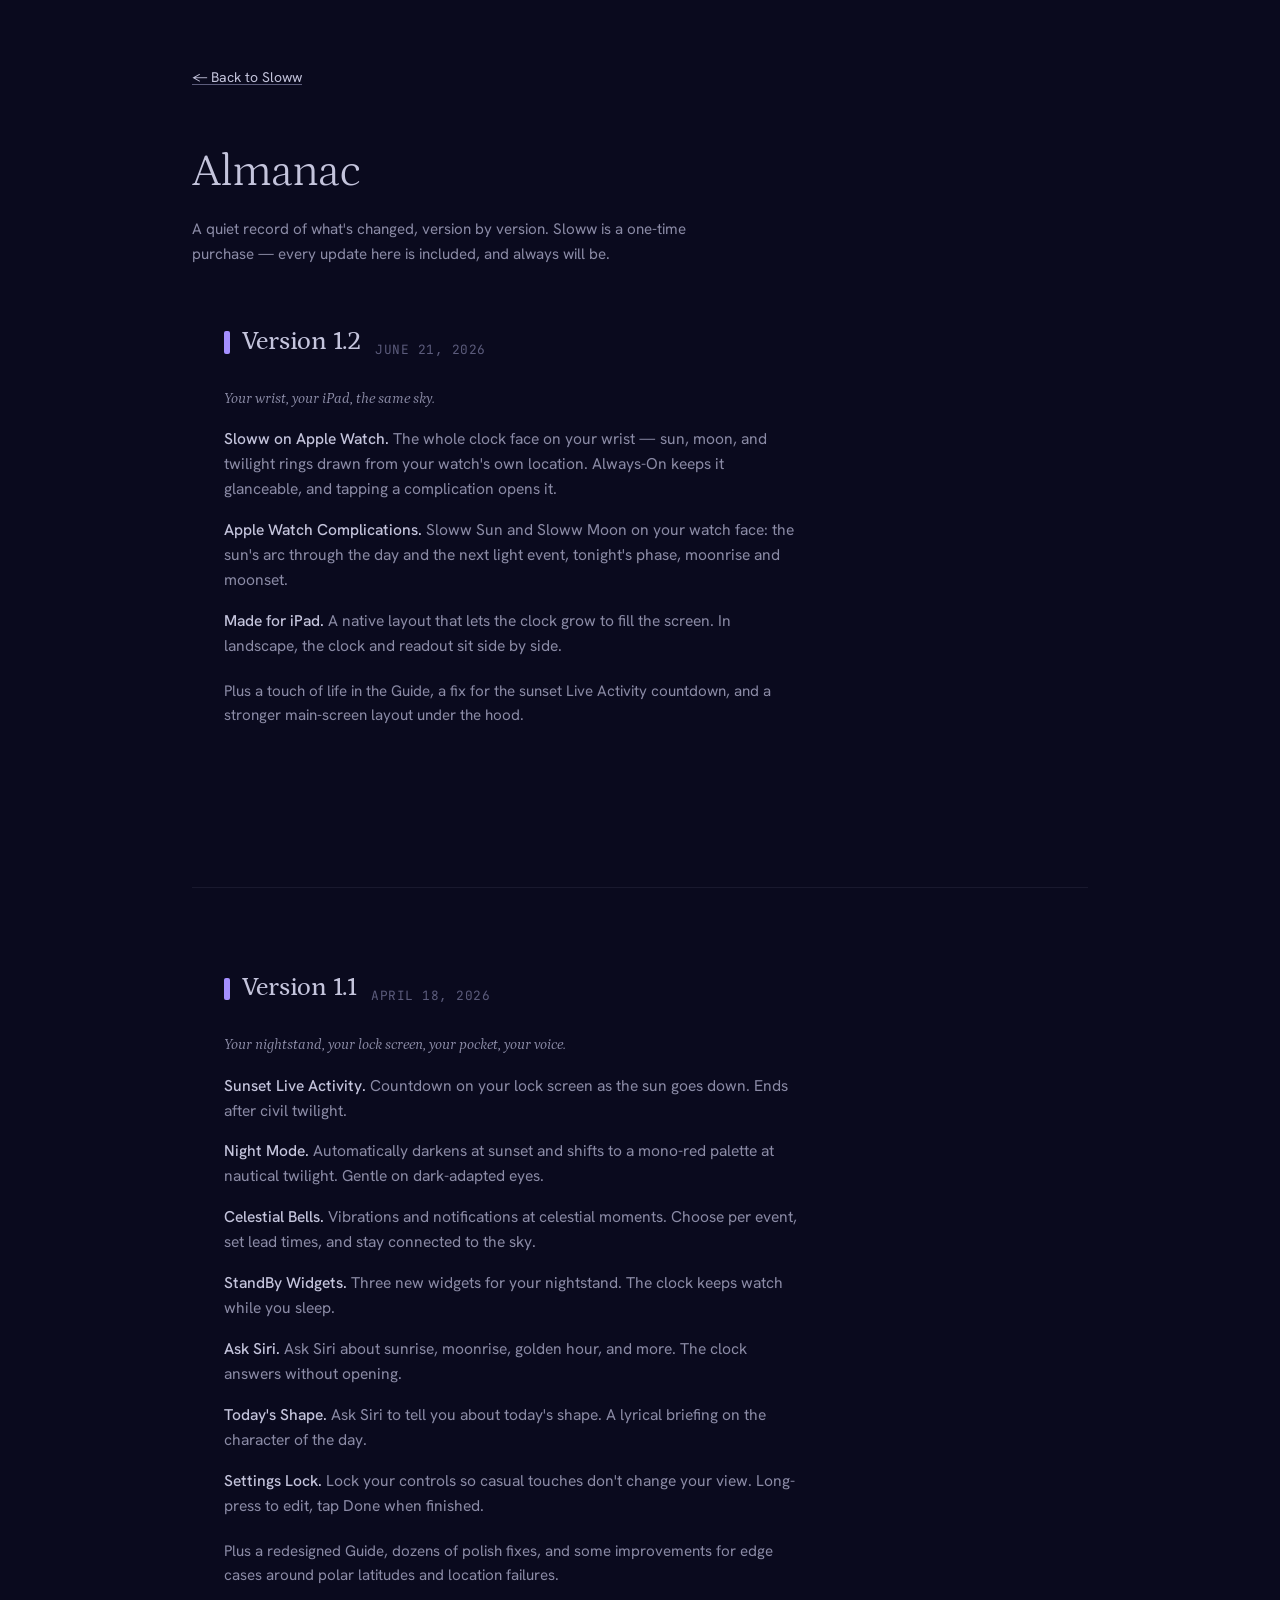
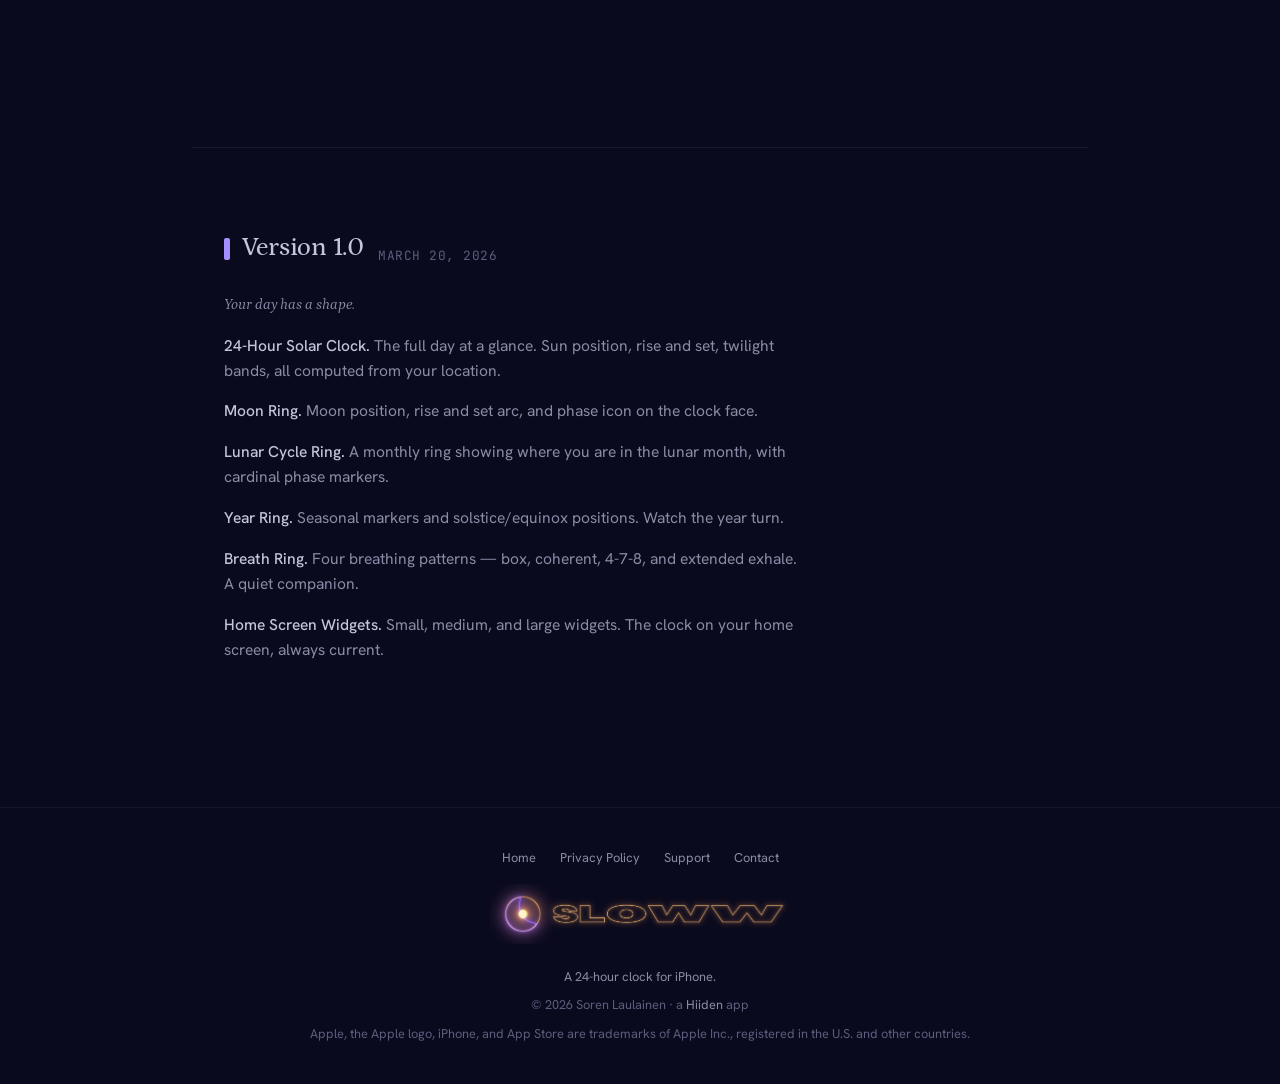
<file: almanac/index.html>
<!DOCTYPE html>
<html lang="en">
<head>
  <meta charset="UTF-8">
  <meta name="viewport" content="width=device-width, initial-scale=1.0">
  <title>Almanac — Sloww</title>
  <meta name="description" content="A quiet record of what's changed in Sloww, version by version.">
  <link rel="icon" href="../favicon.svg" type="image/svg+xml">
  <link rel="preconnect" href="https://fonts.googleapis.com">
  <link rel="preconnect" href="https://fonts.gstatic.com" crossorigin>
  <link href="https://fonts.googleapis.com/css2?family=Petrona:ital,wght@0,300;0,400;0,500;0,600;1,400&family=Hanken+Grotesk:wght@300;400;500;600&family=JetBrains+Mono:wght@400;500&display=swap" rel="stylesheet">
  <link rel="stylesheet" href="../css/style.css">
  <style>
    .almanac-intro { color: var(--fg-dim); font-size: 0.95rem; margin-bottom: 3.5rem; max-width: 60ch; }
    .release { padding-top: 2.5rem; margin-top: 3rem; border-top: 1px solid rgba(196, 196, 220, 0.08); }
    .release:first-of-type { margin-top: 0; padding-top: 0; border-top: none; }
    .release-head { display: flex; align-items: baseline; gap: 0.9rem; flex-wrap: wrap; }
    .release-head h2 {
      display: flex; align-items: center; gap: 0.7rem;
      font-family: var(--font-display); font-weight: 500; font-size: 1.6rem;
      letter-spacing: -0.01em; color: var(--fg);
    }
    .release-head h2::before {
      content: ""; flex-shrink: 0; width: 0.4rem; height: 1.4rem;
      border-radius: 2px; background: var(--periwinkle);
    }
    .release-date { font-family: var(--font-mono); font-size: 0.8rem; letter-spacing: 0.04em; color: var(--fg-muted); text-transform: uppercase; }
    .release-tagline { font-family: var(--font-display); font-style: italic; font-size: 1.2rem; color: var(--periwinkle); margin: 0.75rem 0 1.75rem; }
    .release-features { list-style: none; padding: 0; margin: 0; display: grid; gap: 1rem; }
    .release-features li { color: var(--fg-dim); font-size: 0.975rem; line-height: 1.6; max-width: 64ch; }
    .release-features .f-title { color: var(--fg); font-weight: 500; }
    .release-note { color: var(--fg-muted); font-size: 0.9rem; line-height: 1.6; margin-top: 1.25rem; max-width: 64ch; }
    .almanac-empty { color: var(--fg-muted); font-style: italic; }
  </style>
</head>
<body>

<div class="page">
  <a href="../index.html" class="back-link">&larr; Back to Sloww</a>

  <h1>Almanac</h1>
  <p class="almanac-intro">A quiet record of what's changed, version by version. Sloww is a one-time purchase &mdash; every update here is included, and always will be.</p>

  <div id="releases">
    <!-- RELEASES:START — generated by scripts/build_almanac.py from releases.json; do not edit by hand -->
        <section class="release">
          <div class="release-head">
            <h2>Version 1.2</h2>
            <span class="release-date">June 21, 2026</span>
          </div>
          <p class="release-tagline">Your wrist, your iPad, the same sky.</p>
          <ul class="release-features">
            <li><span class="f-title">Sloww on Apple Watch.</span> The whole clock face on your wrist — sun, moon, and twilight rings drawn from your watch's own location. Always-On keeps it glanceable, and tapping a complication opens it.</li>
            <li><span class="f-title">Apple Watch Complications.</span> Sloww Sun and Sloww Moon on your watch face: the sun's arc through the day and the next light event, tonight's phase, moonrise and moonset.</li>
            <li><span class="f-title">Made for iPad.</span> A native layout that lets the clock grow to fill the screen. In landscape, the clock and readout sit side by side.</li>
          </ul>
          <p class="release-note">Plus a touch of life in the Guide, a fix for the sunset Live Activity countdown, and a stronger main-screen layout under the hood.</p>
        </section>
        <section class="release">
          <div class="release-head">
            <h2>Version 1.1</h2>
            <span class="release-date">April 18, 2026</span>
          </div>
          <p class="release-tagline">Your nightstand, your lock screen, your pocket, your voice.</p>
          <ul class="release-features">
            <li><span class="f-title">Sunset Live Activity.</span> Countdown on your lock screen as the sun goes down. Ends after civil twilight.</li>
            <li><span class="f-title">Night Mode.</span> Automatically darkens at sunset and shifts to a mono-red palette at nautical twilight. Gentle on dark-adapted eyes.</li>
            <li><span class="f-title">Celestial Bells.</span> Vibrations and notifications at celestial moments. Choose per event, set lead times, and stay connected to the sky.</li>
            <li><span class="f-title">StandBy Widgets.</span> Three new widgets for your nightstand. The clock keeps watch while you sleep.</li>
            <li><span class="f-title">Ask Siri.</span> Ask Siri about sunrise, moonrise, golden hour, and more. The clock answers without opening.</li>
            <li><span class="f-title">Today's Shape.</span> Ask Siri to tell you about today's shape. A lyrical briefing on the character of the day.</li>
            <li><span class="f-title">Settings Lock.</span> Lock your controls so casual touches don't change your view. Long-press to edit, tap Done when finished.</li>
          </ul>
          <p class="release-note">Plus a redesigned Guide, dozens of polish fixes, and some improvements for edge cases around polar latitudes and location failures.</p>
        </section>
        <section class="release">
          <div class="release-head">
            <h2>Version 1.0</h2>
            <span class="release-date">March 20, 2026</span>
          </div>
          <p class="release-tagline">Your day has a shape.</p>
          <ul class="release-features">
            <li><span class="f-title">24-Hour Solar Clock.</span> The full day at a glance. Sun position, rise and set, twilight bands, all computed from your location.</li>
            <li><span class="f-title">Moon Ring.</span> Moon position, rise and set arc, and phase icon on the clock face.</li>
            <li><span class="f-title">Lunar Cycle Ring.</span> A monthly ring showing where you are in the lunar month, with cardinal phase markers.</li>
            <li><span class="f-title">Year Ring.</span> Seasonal markers and solstice/equinox positions. Watch the year turn.</li>
            <li><span class="f-title">Breath Ring.</span> Four breathing patterns — box, coherent, 4-7-8, and extended exhale. A quiet companion.</li>
            <li><span class="f-title">Home Screen Widgets.</span> Small, medium, and large widgets. The clock on your home screen, always current.</li>
          </ul>
        </section>
    <!-- RELEASES:END -->
  </div>
</div>

<footer>
  <div class="footer-links">
    <a href="../">Home</a>
    <a href="../privacy/">Privacy Policy</a>
    <a href="../support/">Support</a>
    <a href="mailto:hello@hiiden.co">Contact</a>
  </div>
  <a href="../" aria-label="Sloww home"><img src="../images/sloww-lockup.png" alt="Sloww" class="footer-logo"></a>
  <p class="footer-tagline">A 24-hour clock for iPhone.</p>
  <p>&copy; 2026 Soren Laulainen &middot; a <a href="https://hiiden.co">Hiiden</a> app</p>
  <p style="margin-top: 0.5rem;">Apple, the Apple logo, iPhone, and App Store are trademarks of Apple Inc., registered in the U.S. and other countries.</p>
</footer>

<!-- Release entries above are pre-rendered by scripts/build_almanac.py — single source: releases.json -->

</body>
</html>
</file>
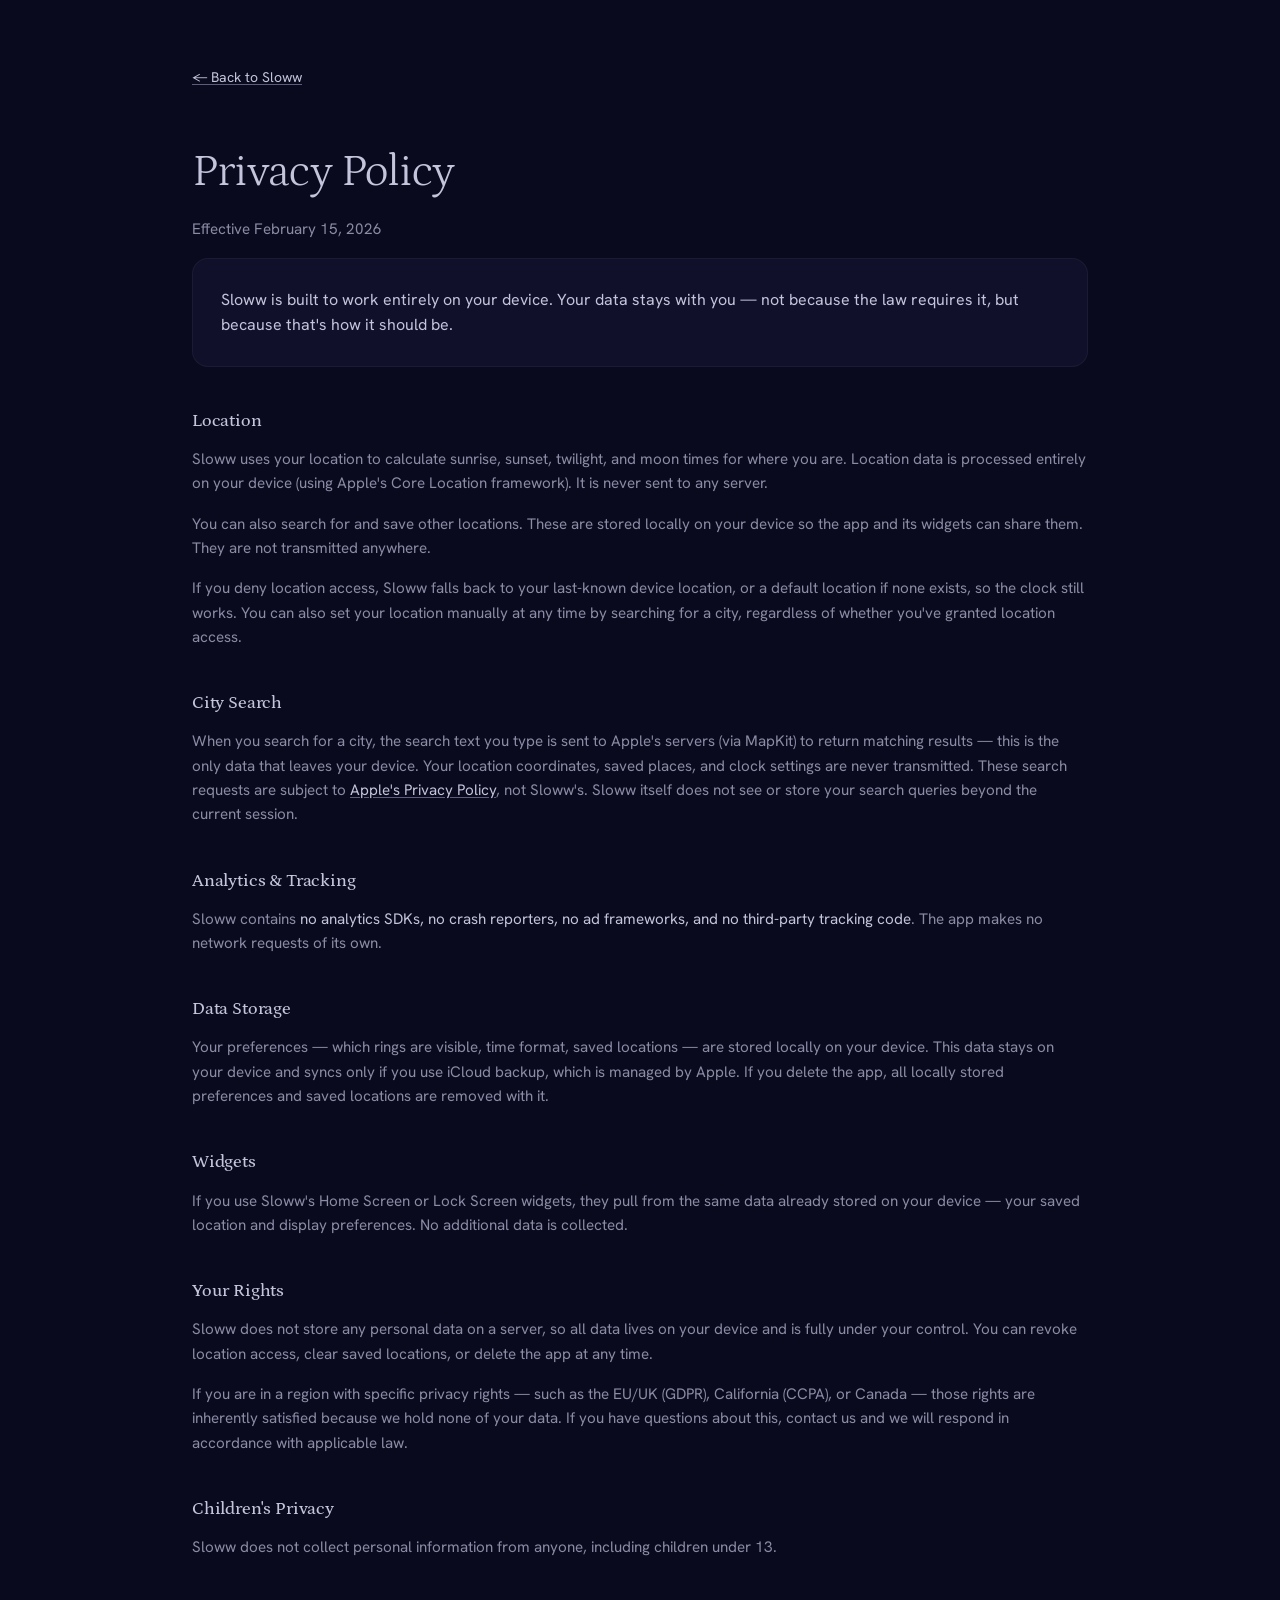
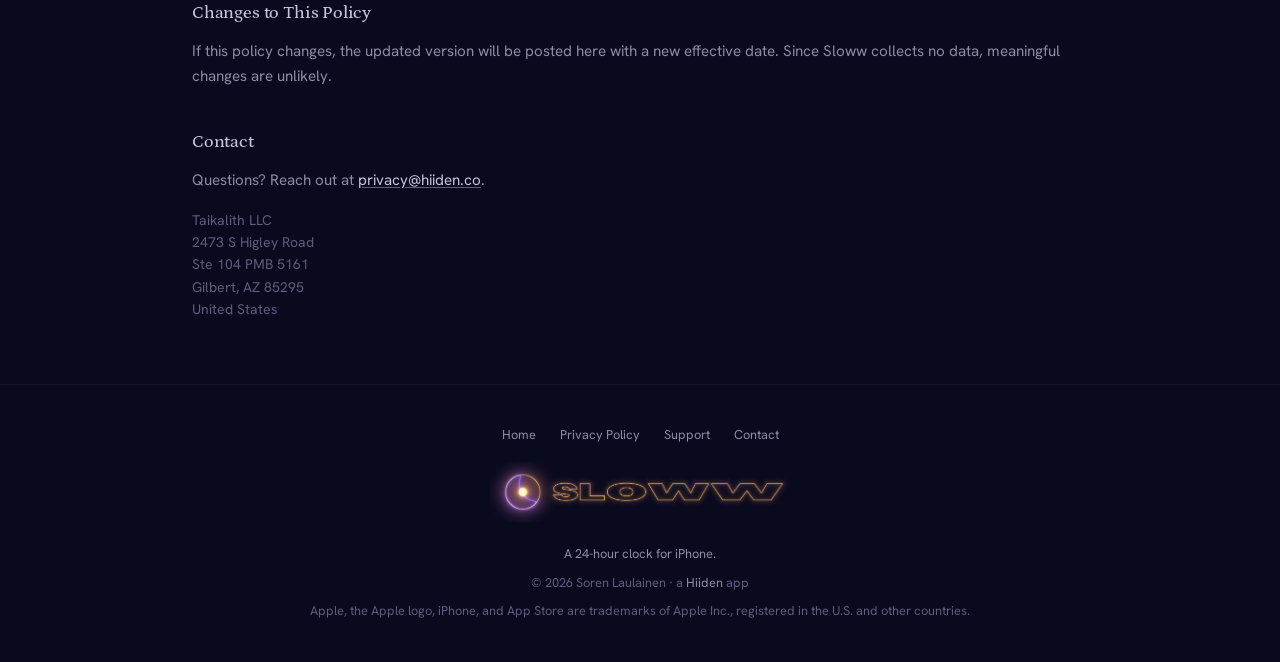
<file: privacy/index.html>
<!DOCTYPE html>
<html lang="en">
<head>
  <meta charset="UTF-8">
  <meta name="viewport" content="width=device-width, initial-scale=1.0">
  <title>Privacy Policy — Sloww</title>
  <meta name="description" content="Privacy policy for Sloww, the 24-hour solar and lunar clock for iPhone.">
  <link rel="canonical" href="https://sloww.app/privacy">
  <link rel="icon" href="../favicon.ico" sizes="any">
  <link rel="icon" href="../favicon.svg" type="image/svg+xml">
  <link rel="apple-touch-icon" href="../apple-touch-icon.png">
  <link rel="preconnect" href="https://fonts.googleapis.com">
  <link rel="preconnect" href="https://fonts.gstatic.com" crossorigin>
  <link href="https://fonts.googleapis.com/css2?family=Petrona:ital,wght@0,300;0,400;0,500;0,600;1,400&family=Hanken+Grotesk:wght@300;400;500;600&family=JetBrains+Mono:wght@400;500&display=swap" rel="stylesheet">
  <link rel="stylesheet" href="../css/style.css">
</head>
<body>

<div class="page">
  <a href="../index.html" class="back-link">&larr; Back to Sloww</a>

  <h1>Privacy Policy</h1>
  <p class="effective-date">Effective February 15, 2026</p>

  <div class="summary-card">
    <p>Sloww is built to work entirely on your device. Your data stays with you — not because the law requires it, but because that's how it should be.</p>
  </div>

  <h2>Location</h2>
  <p>Sloww uses your location to calculate sunrise, sunset, twilight, and moon times for where you are. Location data is processed entirely on your device (using Apple's Core Location framework). It is never sent to any server.</p>
  <p>You can also search for and save other locations. These are stored locally on your device so the app and its widgets can share them. They are not transmitted anywhere.</p>
  <p>If you deny location access, Sloww falls back to your last-known device location, or a default location if none exists, so the clock still works. You can also set your location manually at any time by searching for a city, regardless of whether you've granted location access.</p>

  <h2>City Search</h2>
  <p>When you search for a city, the search text you type is sent to Apple's servers (via MapKit) to return matching results — this is the only data that leaves your device. Your location coordinates, saved places, and clock settings are never transmitted. These search requests are subject to <a href="https://www.apple.com/legal/privacy/">Apple's Privacy Policy</a>, not Sloww's. Sloww itself does not see or store your search queries beyond the current session.</p>

  <h2>Analytics & Tracking</h2>
  <p>Sloww contains <span class="highlight">no analytics SDKs, no crash reporters, no ad frameworks, and no third-party tracking code</span>. The app makes no network requests of its own.</p>

  <h2>Data Storage</h2>
  <p>Your preferences — which rings are visible, time format, saved locations — are stored locally on your device. This data stays on your device and syncs only if you use iCloud backup, which is managed by Apple. If you delete the app, all locally stored preferences and saved locations are removed with it.</p>

  <h2>Widgets</h2>
  <p>If you use Sloww's Home Screen or Lock Screen widgets, they pull from the same data already stored on your device — your saved location and display preferences. No additional data is collected.</p>

  <h2>Your Rights</h2>
  <p>Sloww does not store any personal data on a server, so all data lives on your device and is fully under your control. You can revoke location access, clear saved locations, or delete the app at any time.</p>
  <p>If you are in a region with specific privacy rights — such as the EU/UK (GDPR), California (CCPA), or Canada — those rights are inherently satisfied because we hold none of your data. If you have questions about this, contact us and we will respond in accordance with applicable law.</p>

  <h2>Children's Privacy</h2>
  <p>Sloww does not collect personal information from anyone, including children under 13.</p>

  <h2>Changes to This Policy</h2>
  <p>If this policy changes, the updated version will be posted here with a new effective date. Since Sloww collects no data, meaningful changes are unlikely.</p>

  <h2>Contact</h2>
  <p>Questions? Reach out at <a href="mailto:privacy@hiiden.co">privacy@hiiden.co</a>.</p>
  <p style="margin-top: 1rem; font-size: 0.875rem; color: var(--fg-muted);">Taikalith LLC<br>2473 S Higley Road<br>Ste 104 PMB 5161<br>Gilbert, AZ 85295<br>United States</p>
</div>

<footer>
  <div class="footer-links">
    <a href="../">Home</a>
    <a href="../privacy/">Privacy Policy</a>
    <a href="../support/">Support</a>
    <a href="mailto:hello@hiiden.co">Contact</a>
  </div>
  <a href="../" aria-label="Sloww home"><img src="../images/sloww-lockup.png" alt="Sloww" class="footer-logo"></a>
  <p class="footer-tagline">A 24-hour clock for iPhone.</p>
  <p>&copy; 2026 Soren Laulainen &middot; a <a href="https://hiiden.co">Hiiden</a> app</p>
  <p style="margin-top: 0.5rem;">Apple, the Apple logo, iPhone, and App Store are trademarks of Apple Inc., registered in the U.S. and other countries.</p>
</footer>

</body>
</html>
</file>
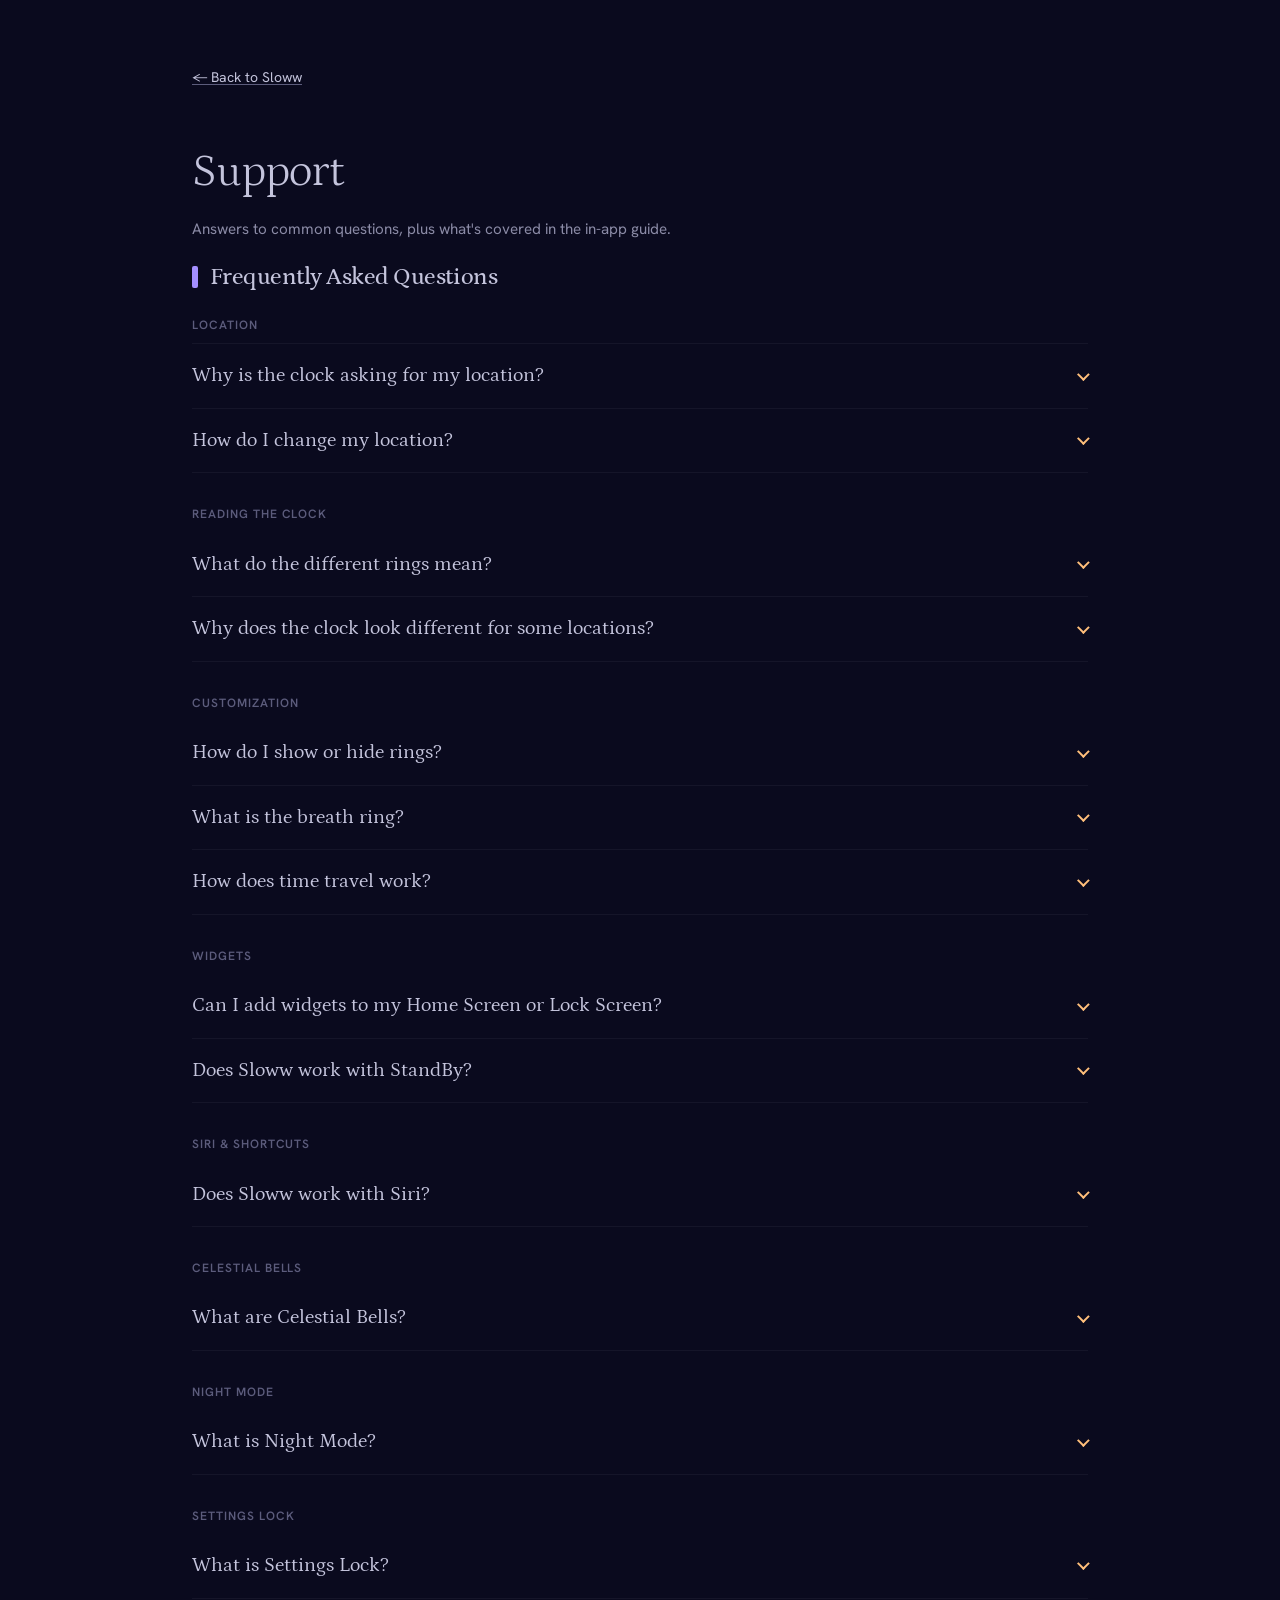
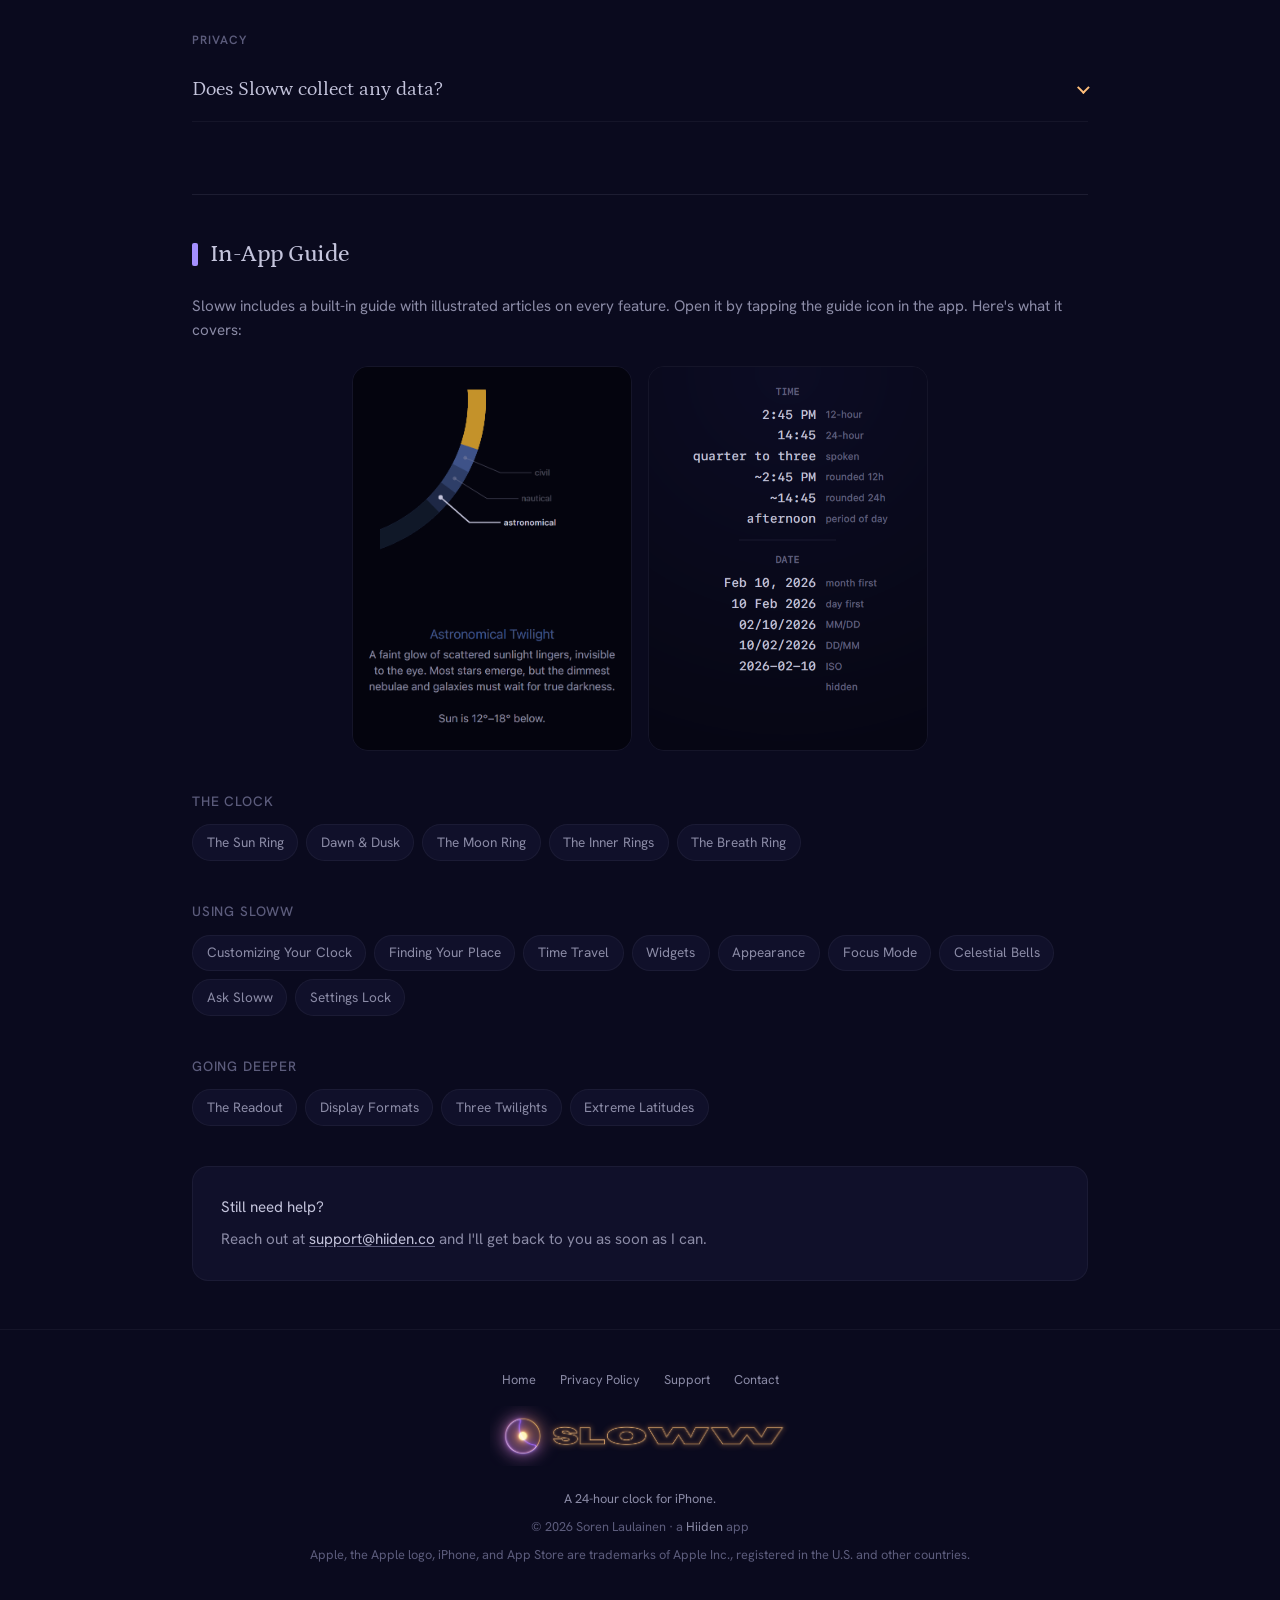
<file: support/index.html>
<!DOCTYPE html>
<html lang="en">
<head>
  <meta charset="UTF-8">
  <meta name="viewport" content="width=device-width, initial-scale=1.0">
  <title>Support — Sloww</title>
  <meta name="description" content="Get help with Sloww, the 24-hour solar and lunar clock for iPhone. FAQs, in-app guide topics, and contact info.">
  <link rel="canonical" href="https://sloww.app/support">
  <link rel="icon" href="../favicon.ico" sizes="any">
  <link rel="icon" href="../favicon.svg" type="image/svg+xml">
  <link rel="apple-touch-icon" href="../apple-touch-icon.png">
  <link rel="preconnect" href="https://fonts.googleapis.com">
  <link rel="preconnect" href="https://fonts.gstatic.com" crossorigin>
  <link href="https://fonts.googleapis.com/css2?family=Petrona:ital,wght@0,300;0,400;0,500;0,600;1,400&family=Hanken+Grotesk:wght@300;400;500;600&family=JetBrains+Mono:wght@400;500&display=swap" rel="stylesheet">
  <link rel="stylesheet" href="../css/style.css">
</head>
<body>

<div class="page page-support">
  <a href="../index.html" class="back-link">&larr; Back to Sloww</a>

  <h1>Support</h1>
  <p class="subtitle">Answers to common questions, plus what's covered in the in-app guide.</p>

  <h2>Frequently Asked Questions</h2>

  <h3 class="faq-group">Location</h3>

  <details>
    <summary>Why is the clock asking for my location?</summary>
    <p>Sloww uses your location to calculate sunrise, sunset, twilight, and moon times for where you are. Your location stays on your device and is never sent to a server. You can deny access and set a location manually instead.</p>
  </details>

  <details>
    <summary>How do I change my location?</summary>
    <p>Long-press the location label below the clock to open the location picker. Search for any city, enter exact coordinates, or switch back to device GPS. You can bookmark locations for quick switching.</p>
  </details>

  <h3 class="faq-group">Reading the Clock</h3>

  <details>
    <summary>What do the different rings mean?</summary>
    <p>The outer ring shows the sun's arc and daylight. Colored bands around it represent twilight stages and golden hour. Inside that, the moon ring shows when the moon is above the horizon. The two innermost rings track the lunar cycle and the seasons of the year. There's also an optional breath ring for guided breathing. The in-app guide covers each ring in detail.</p>
  </details>

  <details>
    <summary>Why does the clock look different for some locations?</summary>
    <p>Near the poles, the sun behaves differently — midnight sun, polar night, white nights, and perpetual twilight are all real phenomena. The clock adapts to show these accurately. The "Extreme Latitudes" section of the in-app guide explains each one.</p>
  </details>

  <h3 class="faq-group">Customization</h3>

  <details>
    <summary>How do I show or hide rings?</summary>
    <p>Use the toggle buttons at the bottom of the clock. Each button cycles through states for its ring — tap to step through the options. Dots below each button show the current state.</p>
  </details>

  <details>
    <summary>What is the breath ring?</summary>
    <p>A breathing guide at the center of the clock. Choose from four techniques: box breathing, coherent breathing, 4-7-8 relaxation, and extended exhale. Each visualized as a pulsing ring. Cycle through them with the wind icon on the toggle bar.</p>
  </details>

  <details>
    <summary>How does time travel work?</summary>
    <p>Long-press the time display to activate a scrub slider. Drag to move through the day and watch the clock update in real time. Tap the handle to switch between slow mode (minutes) and fast mode (hours to days).</p>
  </details>

  <h3 class="faq-group">Widgets</h3>

  <details>
    <summary>Can I add widgets to my Home Screen or Lock Screen?</summary>
    <p>Yes. Sloww offers Home Screen widgets in three sizes and five Lock Screen widgets showing sun, moon, and daylight data at a glance. Long-press your Home Screen, tap the + button, and search for Sloww.</p>
  </details>

  <details>
    <summary>Does Sloww work with StandBy?</summary>
    <p>Yes. Three purpose-built bedside widgets: a minimal clock dial, a countdown to the next light transition, and tonight's moon phase. Designed for distance legibility with automatic night mode support.</p>
  </details>

  <h3 class="faq-group">Siri & Shortcuts</h3>

  <details>
    <summary>Does Sloww work with Siri?</summary>
    <p>Yes. Try "Ask Sloww about today's shape," "Ask Sloww about stargazing," or "Check Sloww for golden hour." 17 voice intents with warm, contextual answers. All are also available as actions in the Shortcuts app.</p>
  </details>

  <h3 class="faq-group">Celestial Bells</h3>

  <details>
    <summary>What are Celestial Bells?</summary>
    <p>Per-event vibrations and notifications for 9 celestial moments: sunrise, high noon, golden hour, sunset, civil twilight, moonrise, high moon, moonset, and full darkness. Choose Off, Vibration, or Both for each event. Set a global lead time or long-press any event for a custom one. Configure in Settings.</p>
  </details>

  <h3 class="faq-group">Night Mode</h3>

  <details>
    <summary>What is Night Mode?</summary>
    <p>Three modes in the Appearance sheet: Off, Dark at Sunset, and Dark + Red. Dark at Sunset forces dark mode at civil twilight. Dark + Red adds a curated warm red palette at nautical twilight to preserve your dark-adapted eyes. Default: Dark at Sunset.</p>
  </details>

  <h3 class="faq-group">Settings Lock</h3>

  <details>
    <summary>What is Settings Lock?</summary>
    <p>Settings Lock prevents accidental changes to your clock. Enable it in Settings with three modes: All Controls (locks ring toggles and format cycling), Formats Only (locks readout format cycling), or Off. Long-press any empty space on the clock to temporarily unlock. Tap Done or wait 30 seconds to lock again. Automatically disabled when VoiceOver is active.</p>
  </details>

  <h3 class="faq-group">Privacy</h3>

  <details>
    <summary>Does Sloww collect any data?</summary>
    <p>No. There are no analytics, no crash reporters, no ad frameworks, and no network requests. Everything is computed and stored on your device. See the <a href="../privacy/">Privacy Policy</a> for details.</p>
  </details>

  <h2>In-App Guide</h2>
  <p>Sloww includes a built-in guide with illustrated articles on every feature. Open it by tapping the guide icon in the app. Here's what it covers:</p>

  <div class="guide-preview">
    <img src="../images/guide-twilight-page.png" alt="Screenshot of the in-app guide showing the three twilight stages">
    <img src="../images/guide-time-formats.png" alt="Screenshot of the in-app guide showing time and date display formats">
  </div>

  <div class="guide-section">
    <h3>The Clock</h3>
    <div class="guide-topics">
      <span class="guide-topic">The Sun Ring</span>
      <span class="guide-topic">Dawn & Dusk</span>
      <span class="guide-topic">The Moon Ring</span>
      <span class="guide-topic">The Inner Rings</span>
      <span class="guide-topic">The Breath Ring</span>
    </div>
  </div>

  <div class="guide-section">
    <h3>Using Sloww</h3>
    <div class="guide-topics">
      <span class="guide-topic">Customizing Your Clock</span>
      <span class="guide-topic">Finding Your Place</span>
      <span class="guide-topic">Time Travel</span>
      <span class="guide-topic">Widgets</span>
      <span class="guide-topic">Appearance</span>
      <span class="guide-topic">Focus Mode</span>
      <span class="guide-topic">Celestial Bells</span>
      <span class="guide-topic">Ask Sloww</span>
      <span class="guide-topic">Settings Lock</span>
    </div>
  </div>

  <div class="guide-section">
    <h3>Going Deeper</h3>
    <div class="guide-topics">
      <span class="guide-topic">The Readout</span>
      <span class="guide-topic">Display Formats</span>
      <span class="guide-topic">Three Twilights</span>
      <span class="guide-topic">Extreme Latitudes</span>
    </div>
  </div>

  <div class="contact-card">
    <p style="color: var(--fg); font-weight: 400;">Still need help?</p>
    <p>Reach out at <a href="mailto:support@hiiden.co">support@hiiden.co</a> and I'll get back to you as soon as I can.</p>
  </div>
</div>

<footer>
  <div class="footer-links">
    <a href="../">Home</a>
    <a href="../privacy/">Privacy Policy</a>
    <a href="../support/">Support</a>
    <a href="mailto:hello@hiiden.co">Contact</a>
  </div>
  <a href="../" aria-label="Sloww home"><img src="../images/sloww-lockup.png" alt="Sloww" class="footer-logo"></a>
  <p class="footer-tagline">A 24-hour clock for iPhone.</p>
  <p>&copy; 2026 Soren Laulainen &middot; a <a href="https://hiiden.co">Hiiden</a> app</p>
  <p style="margin-top: 0.5rem;">Apple, the Apple logo, iPhone, and App Store are trademarks of Apple Inc., registered in the U.S. and other countries.</p>
</footer>

</body>
</html>
</file>
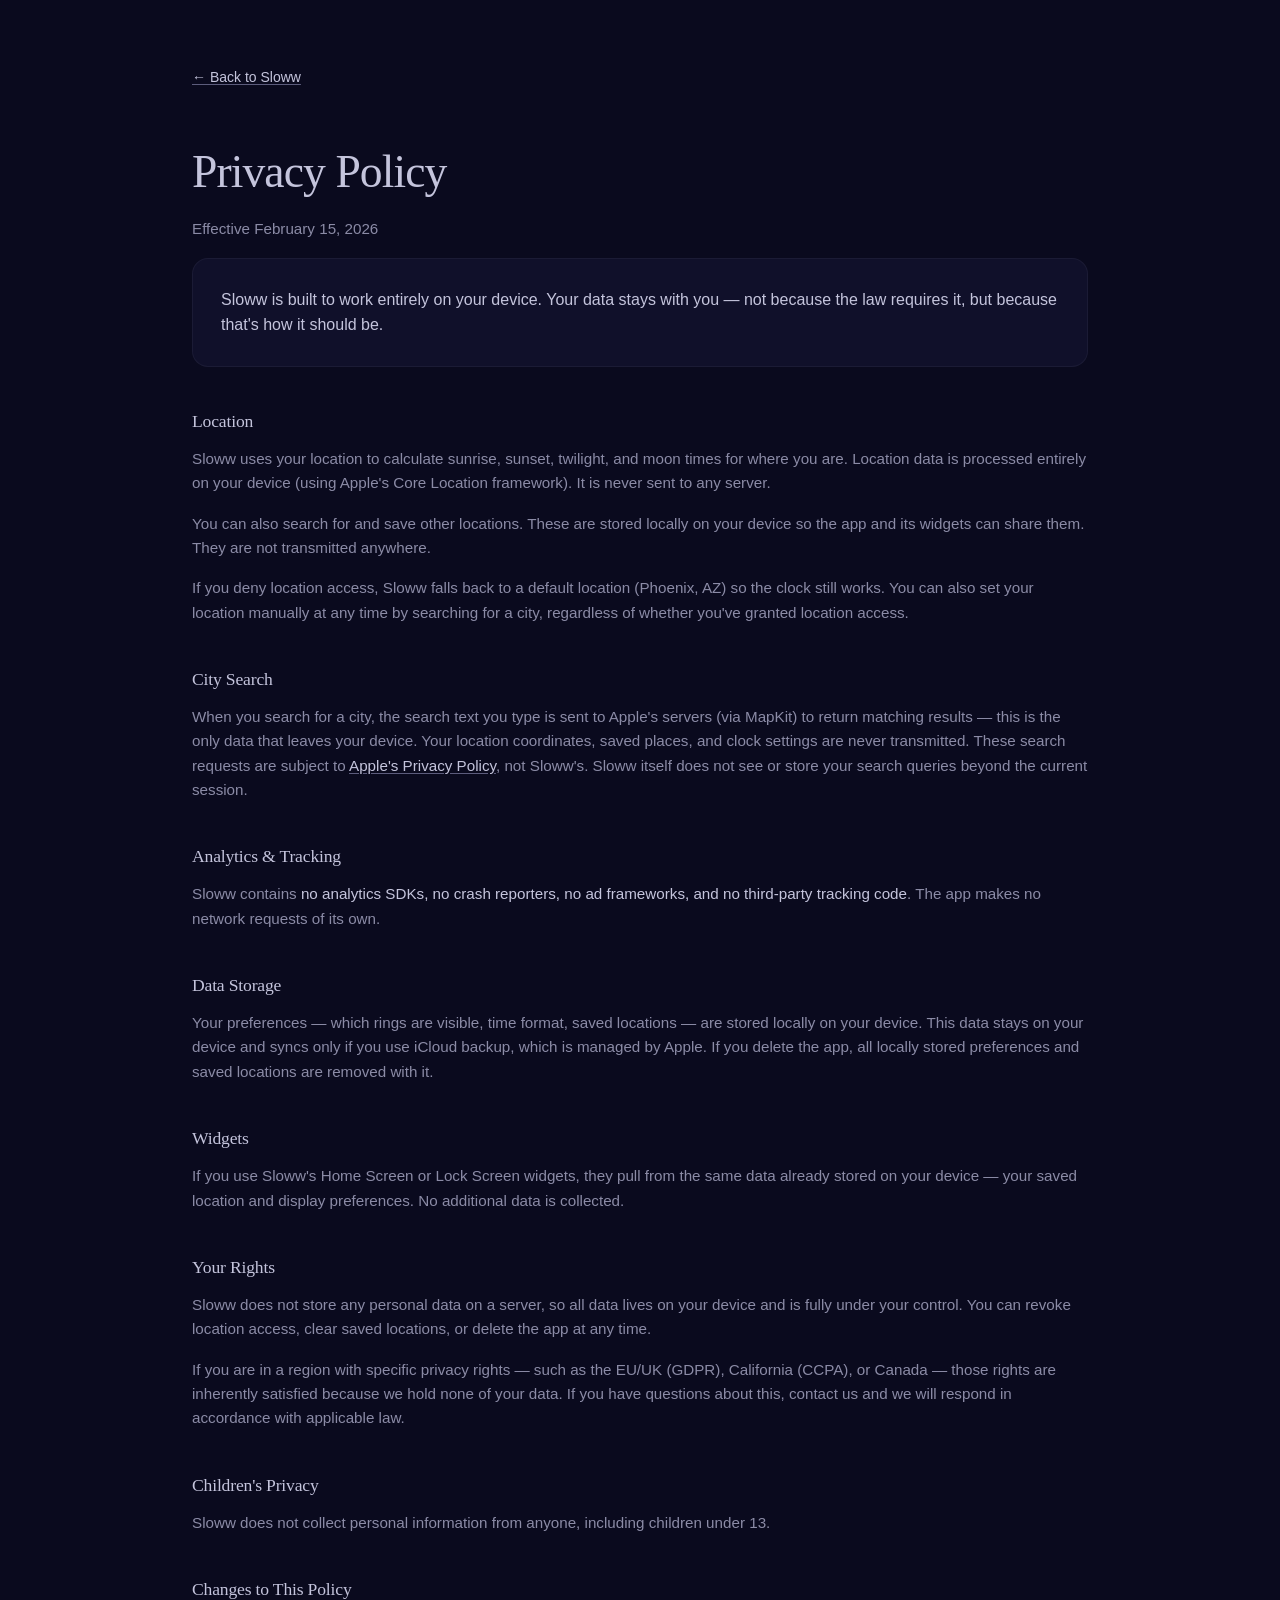
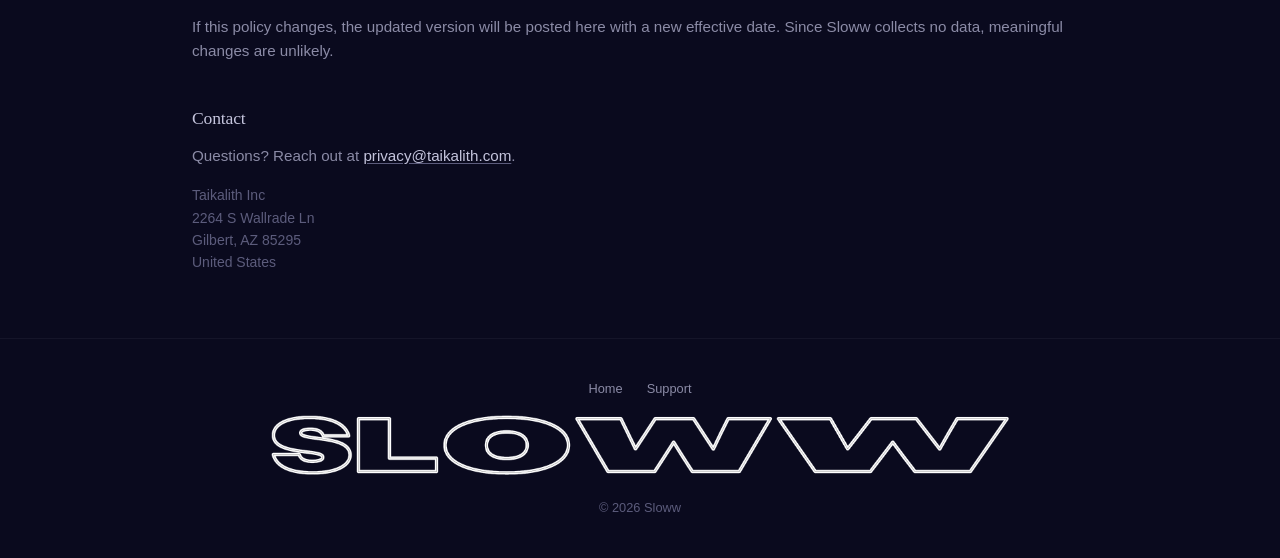
<file: pages/privacy.html>
<!DOCTYPE html>
<html lang="en">
<head>
  <meta charset="UTF-8">
  <meta name="viewport" content="width=device-width, initial-scale=1.0">
  <title>Privacy Policy — Sloww</title>
  <meta name="description" content="Privacy policy for Sloww, the 24-hour solar and lunar clock for iOS.">
  <link rel="canonical" href="https://sloww.app/privacy">
  <link rel="icon" href="../favicon.ico" sizes="any">
  <link rel="icon" href="../favicon.svg" type="image/svg+xml">
  <link rel="apple-touch-icon" href="../apple-touch-icon.png">
  <link rel="preconnect" href="https://fonts.googleapis.com">
  <link rel="preconnect" href="https://fonts.gstatic.com" crossorigin>
  <link href="https://fonts.googleapis.com/css2?family=Inter:wght@300;400;500;600&display=swap" rel="stylesheet">
  <link rel="stylesheet" href="../css/style.css">
</head>
<body>

<div class="page">
  <a href="../index.html" class="back-link">&larr; Back to Sloww</a>

  <h1>Privacy Policy</h1>
  <p class="effective-date">Effective February 15, 2026</p>

  <div class="summary-card">
    <p>Sloww is built to work entirely on your device. Your data stays with you — not because the law requires it, but because that's how it should be.</p>
  </div>

  <h2>Location</h2>
  <p>Sloww uses your location to calculate sunrise, sunset, twilight, and moon times for where you are. Location data is processed entirely on your device (using Apple's Core Location framework). It is never sent to any server.</p>
  <p>You can also search for and save other locations. These are stored locally on your device so the app and its widgets can share them. They are not transmitted anywhere.</p>
  <p>If you deny location access, Sloww falls back to a default location (Phoenix, AZ) so the clock still works. You can also set your location manually at any time by searching for a city, regardless of whether you've granted location access.</p>

  <h2>City Search</h2>
  <p>When you search for a city, the search text you type is sent to Apple's servers (via MapKit) to return matching results — this is the only data that leaves your device. Your location coordinates, saved places, and clock settings are never transmitted. These search requests are subject to <a href="https://www.apple.com/legal/privacy/">Apple's Privacy Policy</a>, not Sloww's. Sloww itself does not see or store your search queries beyond the current session.</p>

  <h2>Analytics & Tracking</h2>
  <p>Sloww contains <span class="highlight">no analytics SDKs, no crash reporters, no ad frameworks, and no third-party tracking code</span>. The app makes no network requests of its own.</p>

  <h2>Data Storage</h2>
  <p>Your preferences — which rings are visible, time format, saved locations — are stored locally on your device. This data stays on your device and syncs only if you use iCloud backup, which is managed by Apple. If you delete the app, all locally stored preferences and saved locations are removed with it.</p>

  <h2>Widgets</h2>
  <p>If you use Sloww's Home Screen or Lock Screen widgets, they pull from the same data already stored on your device — your saved location and display preferences. No additional data is collected.</p>

  <h2>Your Rights</h2>
  <p>Sloww does not store any personal data on a server, so all data lives on your device and is fully under your control. You can revoke location access, clear saved locations, or delete the app at any time.</p>
  <p>If you are in a region with specific privacy rights — such as the EU/UK (GDPR), California (CCPA), or Canada — those rights are inherently satisfied because we hold none of your data. If you have questions about this, contact us and we will respond in accordance with applicable law.</p>

  <h2>Children's Privacy</h2>
  <p>Sloww does not collect personal information from anyone, including children under 13.</p>

  <h2>Changes to This Policy</h2>
  <p>If this policy changes, the updated version will be posted here with a new effective date. Since Sloww collects no data, meaningful changes are unlikely.</p>

  <h2>Contact</h2>
  <p>Questions? Reach out at <a href="mailto:privacy@taikalith.com">privacy@taikalith.com</a>.</p>
  <p style="margin-top: 1rem; font-size: 0.875rem; color: var(--fg-muted);">Taikalith Inc<br>2264 S Wallrade Ln<br>Gilbert, AZ 85295<br>United States</p>
</div>

<footer>
  <div class="footer-links">
    <a href="../index.html">Home</a>
    <a href="support.html">Support</a>
  </div>
  <img src="../images/sloww-text-logo.png" alt="Sloww" class="footer-logo">
  <p>&copy; 2026 Sloww</p>
</footer>

</body>
</html>
</file>
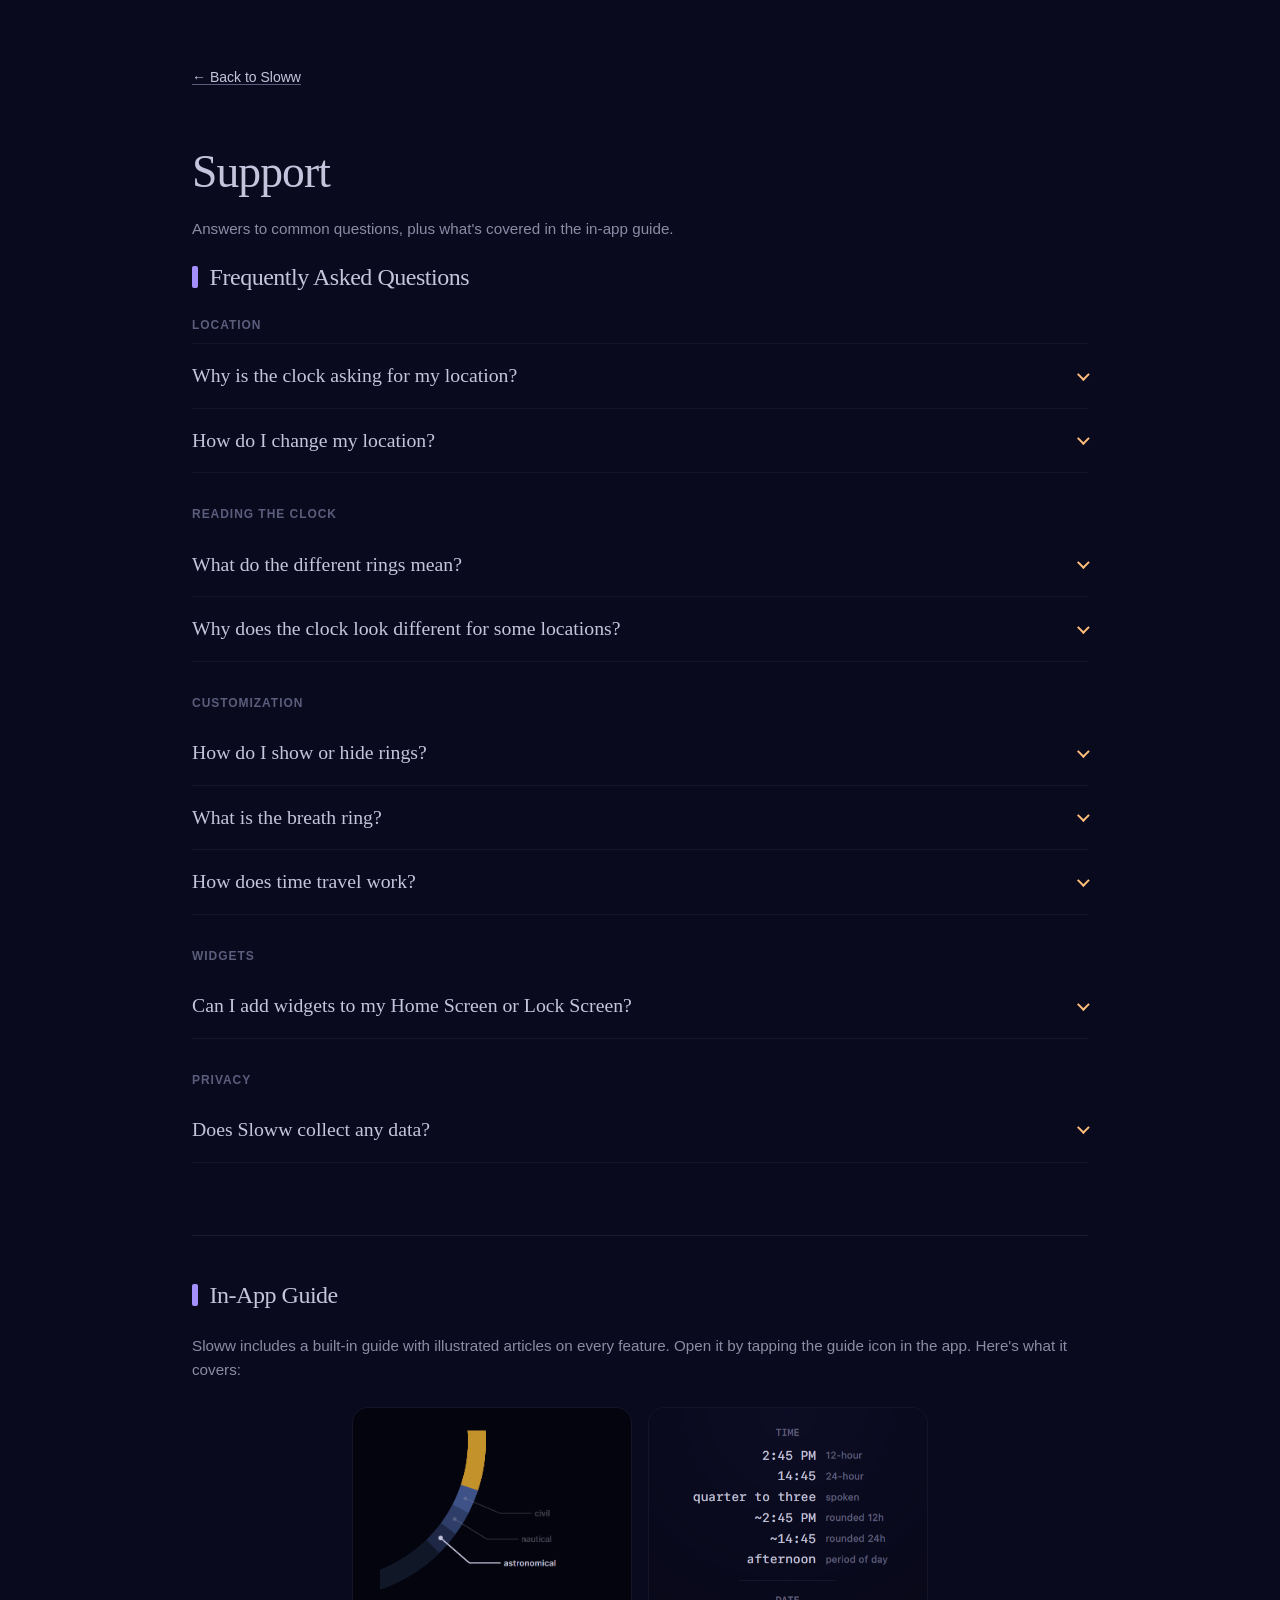
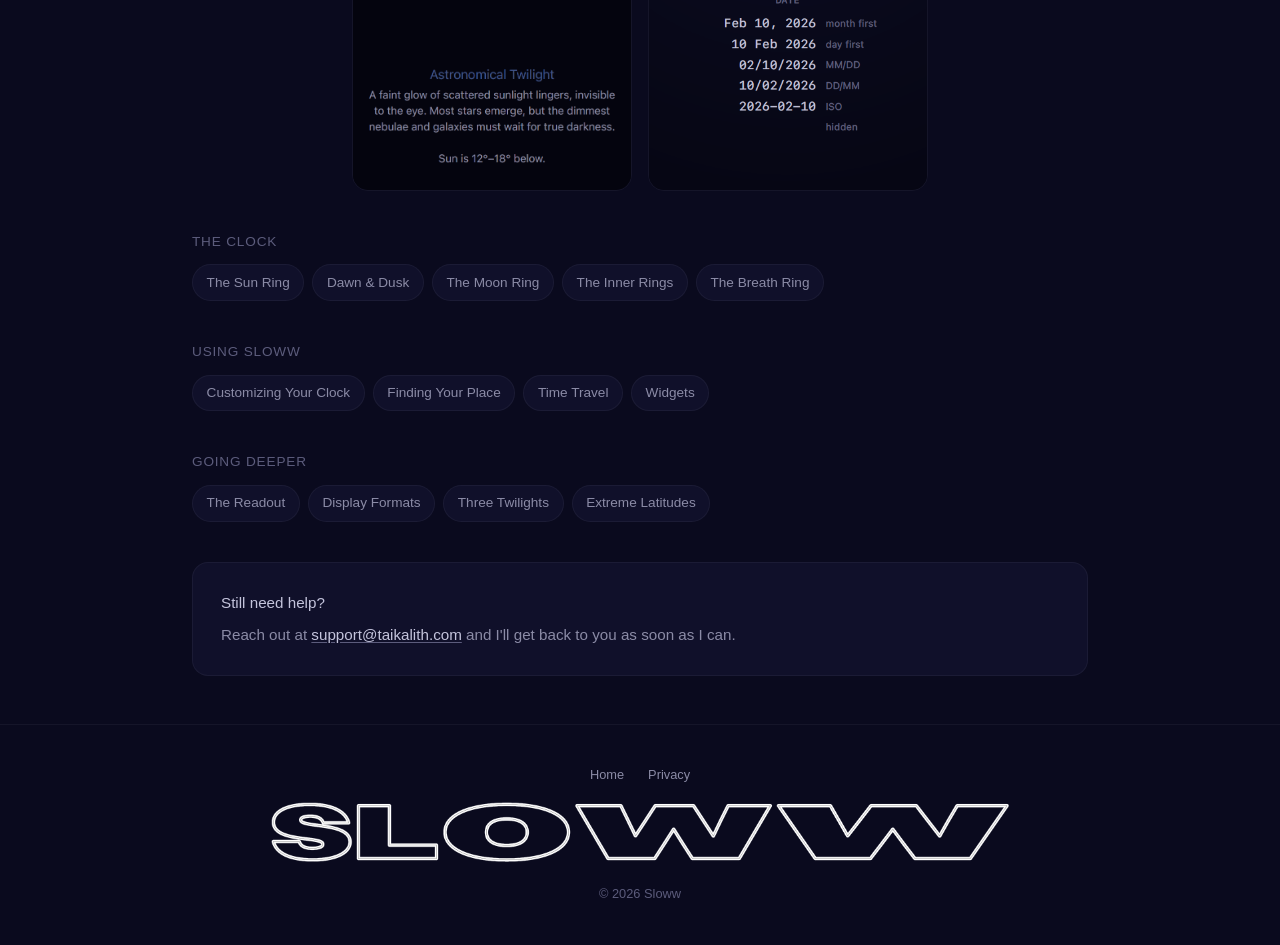
<file: pages/support.html>
<!DOCTYPE html>
<html lang="en">
<head>
  <meta charset="UTF-8">
  <meta name="viewport" content="width=device-width, initial-scale=1.0">
  <title>Support — Sloww</title>
  <meta name="description" content="Get help with Sloww, the 24-hour solar and lunar clock for iOS. FAQs, in-app guide topics, and contact info.">
  <link rel="canonical" href="https://sloww.app/support">
  <link rel="icon" href="../favicon.ico" sizes="any">
  <link rel="icon" href="../favicon.svg" type="image/svg+xml">
  <link rel="apple-touch-icon" href="../apple-touch-icon.png">
  <link rel="preconnect" href="https://fonts.googleapis.com">
  <link rel="preconnect" href="https://fonts.gstatic.com" crossorigin>
  <link href="https://fonts.googleapis.com/css2?family=Inter:wght@300;400;500;600&display=swap" rel="stylesheet">
  <link rel="stylesheet" href="../css/style.css">
</head>
<body>

<div class="page page-support">
  <a href="../index.html" class="back-link">&larr; Back to Sloww</a>

  <h1>Support</h1>
  <p class="subtitle">Answers to common questions, plus what's covered in the in-app guide.</p>

  <h2>Frequently Asked Questions</h2>

  <h3 class="faq-group">Location</h3>

  <details>
    <summary>Why is the clock asking for my location?</summary>
    <p>Sloww uses your location to calculate sunrise, sunset, twilight, and moon times for where you are. Your location stays on your device and is never sent to a server. You can deny access and set a location manually instead.</p>
  </details>

  <details>
    <summary>How do I change my location?</summary>
    <p>Long-press the location label below the clock to open the location picker. Search for any city, enter exact coordinates, or switch back to device GPS. You can bookmark locations for quick switching.</p>
  </details>

  <h3 class="faq-group">Reading the Clock</h3>

  <details>
    <summary>What do the different rings mean?</summary>
    <p>The outer ring shows the sun's arc and daylight. Colored bands around it represent twilight stages and golden hour. Inside that, the moon ring shows when the moon is above the horizon. The two innermost rings track the lunar cycle and the seasons of the year. There's also an optional breath ring for guided breathing. The in-app guide covers each ring in detail.</p>
  </details>

  <details>
    <summary>Why does the clock look different for some locations?</summary>
    <p>Near the poles, the sun behaves differently — midnight sun, polar night, white nights, and perpetual twilight are all real phenomena. The clock adapts to show these accurately. The "Extreme Latitudes" section of the in-app guide explains each one.</p>
  </details>

  <h3 class="faq-group">Customization</h3>

  <details>
    <summary>How do I show or hide rings?</summary>
    <p>Use the toggle buttons at the bottom of the clock. Each button cycles through states for its ring — tap to step through the options. Dots below each button show the current state.</p>
  </details>

  <details>
    <summary>What is the breath ring?</summary>
    <p>A 16-second box breathing cycle — inhale, hold, exhale, hold — visualized as a pulsing ring at the center of the clock. It's a stress-management technique used by therapists, first responders, and athletes.</p>
  </details>

  <details>
    <summary>How does time travel work?</summary>
    <p>Long-press the time display to activate a scrub slider. Drag to move through the day and watch the clock update in real time. Tap the handle to switch between slow mode (minutes) and fast mode (hours to days).</p>
  </details>

  <h3 class="faq-group">Widgets</h3>

  <details>
    <summary>Can I add widgets to my Home Screen or Lock Screen?</summary>
    <p>Yes. Sloww offers Home Screen widgets in three sizes and eight Lock Screen widgets showing sun, moon, and daylight data at a glance. Long-press your Home Screen, tap the + button, and search for Sloww.</p>
  </details>

  <h3 class="faq-group">Privacy</h3>

  <details>
    <summary>Does Sloww collect any data?</summary>
    <p>No. There are no analytics, no crash reporters, no ad frameworks, and no network requests. Everything is computed and stored on your device. See the <a href="privacy.html">Privacy Policy</a> for details.</p>
  </details>

  <h2>In-App Guide</h2>
  <p>Sloww includes a built-in guide with illustrated articles on every feature. Open it by tapping the guide icon in the app. Here's what it covers:</p>

  <div class="guide-preview">
    <img src="../images/guide-twilight-page.png" alt="Screenshot of the in-app guide showing the three twilight stages">
    <img src="../images/guide-time-formats.png" alt="Screenshot of the in-app guide showing time and date display formats">
  </div>

  <div class="guide-section">
    <h3>The Clock</h3>
    <div class="guide-topics">
      <span class="guide-topic">The Sun Ring</span>
      <span class="guide-topic">Dawn & Dusk</span>
      <span class="guide-topic">The Moon Ring</span>
      <span class="guide-topic">The Inner Rings</span>
      <span class="guide-topic">The Breath Ring</span>
    </div>
  </div>

  <div class="guide-section">
    <h3>Using Sloww</h3>
    <div class="guide-topics">
      <span class="guide-topic">Customizing Your Clock</span>
      <span class="guide-topic">Finding Your Place</span>
      <span class="guide-topic">Time Travel</span>
      <span class="guide-topic">Widgets</span>
    </div>
  </div>

  <div class="guide-section">
    <h3>Going Deeper</h3>
    <div class="guide-topics">
      <span class="guide-topic">The Readout</span>
      <span class="guide-topic">Display Formats</span>
      <span class="guide-topic">Three Twilights</span>
      <span class="guide-topic">Extreme Latitudes</span>
    </div>
  </div>

  <div class="contact-card">
    <p style="color: var(--fg); font-weight: 400;">Still need help?</p>
    <p>Reach out at <a href="mailto:support@taikalith.com">support@taikalith.com</a> and I'll get back to you as soon as I can.</p>
  </div>
</div>

<footer>
  <div class="footer-links">
    <a href="../index.html">Home</a>
    <a href="privacy.html">Privacy</a>
  </div>
  <img src="../images/sloww-text-logo.png" alt="Sloww" class="footer-logo">
  <p>&copy; 2026 Sloww</p>
</footer>

</body>
</html>
</file>
<file: css/style.css>
/* ============================================================
   Sloww — Global Stylesheet
   ============================================================ */

/* ── Reset & Variables ── */
*, *::before, *::after { margin: 0; padding: 0; box-sizing: border-box; }

:root {
  --bg: #0a0a1e;
  --bg-raised: #10102a;
  --fg: #c4c4dc;
  --fg-dim: #8b8ba6;
  --fg-muted: #5c5c7c;
  --font-body: 'Hanken Grotesk', -apple-system, BlinkMacSystemFont, sans-serif;
  --font-display: 'Petrona', Georgia, 'Times New Roman', serif;
  --font-mono: 'JetBrains Mono', ui-monospace, SFMono-Regular, Menlo, monospace;
  --sun: #e2b42e;
  --gold: #FFBF7B;
  --golden: #c4362a;
  --civil: #3e5288;
  --moon: #7a5eaa;
  --periwinkle: #A48FFF;
  --breath: #5ec4b0;
  --spring: #7ee3a0;
  --summer: #e88030;
  --fall: #b83050;
  --winter: #7ec8e3;
}

html {
  scroll-behavior: smooth;
  scroll-padding-top: 88px;
  -webkit-font-smoothing: antialiased;
  -moz-osx-font-smoothing: grayscale;
  overflow-x: hidden;
}

body {
  font-family: var(--font-body);
  background: var(--bg);
  color: var(--fg);
  line-height: 1.6;
  overflow-x: hidden;
}

/* ── Display typography ── */
h1, h2, h3 {
  font-family: var(--font-display);
  font-optical-sizing: auto;
  font-weight: 400;
  letter-spacing: -0.01em;
}

/* Small eyebrow label above section headings */
.eyebrow {
  display: block;
  font-family: var(--font-display);
  font-style: italic;
  font-size: 1.15rem;
  font-weight: 400;
  letter-spacing: 0;
  text-transform: none;
  color: var(--periwinkle);
  margin-bottom: 1rem;
}


/* ── Footer (shared) ── */
footer {
  text-align: center;
  padding: 2.5rem 2rem;
  border-top: 1px solid rgba(196, 196, 220, 0.06);
  color: var(--fg-muted);
  font-size: 0.8rem;
}

footer a {
  color: var(--fg-dim);
  text-decoration: none;
}

footer a:hover { color: var(--fg); }

.footer-logo {
  height: 60px;
  width: auto;
  margin-bottom: 1rem;
}

.footer-links {
  display: flex;
  justify-content: center;
  gap: 1.5rem;
  margin-bottom: 1rem;
}

.footer-tagline {
  color: var(--fg-dim);
  margin-bottom: 0.5rem;
}

.footer-version {
  color: var(--fg-muted);
  font-family: var(--font-mono);
  font-size: 0.72rem;
  letter-spacing: 0.03em;
  margin-bottom: 1.25rem;
  min-height: 1em;
}


/* ============================================================
   Home Page (index.html)
   ============================================================ */

/* ── Hero ── */
.hero {
  min-height: 100vh;
  display: flex;
  flex-direction: column;
  align-items: center;
  justify-content: flex-start;
  padding: 3.5rem 2rem 6rem;
  position: relative;
  background:
    linear-gradient(to bottom, rgba(10, 10, 30, 0.3) 0%, rgba(10, 10, 30, 0.15) 30%, rgba(10, 10, 30, 0.5) 70%, var(--bg) 100%),
    url('../images/iStock-1199186838.jpg') center 20% / cover no-repeat;
}

.hero-lockup {
  position: relative;
  z-index: 1;
  width: min(680px, 86vw);
  height: auto;
  margin-bottom: 5rem;
}

.hero-inner {
  position: relative;
  z-index: 1;
  width: 100%;
  max-width: 1120px;
  container-type: inline-size;
  display: grid;
  grid-template-columns: 1.05fr 0.95fr;
  align-items: center;
  gap: 3.5rem;
}

.hero-copy {
  min-width: 0;
  max-width: 520px;
  text-align: left;
}

.hero-device {
  min-width: 0;
  display: flex;
  align-items: center;
  justify-content: flex-end;
}

.hero-device img {
  width: auto;
  height: clamp(360px, 46cqw, 520px);
  max-width: none;
  transform: translate(6rem, 4.5rem);
  filter: drop-shadow(0 40px 90px rgba(0, 0, 0, 0.6));
}

.hero::before {
  content: '';
  position: absolute;
  top: 0;
  left: 50%;
  transform: translateX(-50%);
  width: 700px;
  height: 700px;
  background: radial-gradient(ellipse, rgba(10, 10, 30, 0.6) 0%, rgba(10, 10, 30, 0.3) 40%, transparent 70%);
  pointer-events: none;
}

.hero h1 {
  font-size: clamp(2.25rem, 5.5vw, 4.25rem);
  font-weight: 400;
  letter-spacing: -0.025em;
  line-height: 1.08;
  margin-bottom: 1.5rem;
  max-width: 640px;
  overflow-wrap: break-word;
  color: var(--periwinkle);
  text-shadow: 0 0 24px rgba(164, 143, 255, 0.45), 0 0 48px rgba(164, 143, 255, 0.25);
}

/* The payoff line blooms brighter than the setup — lighter periwinkle + warmer glow */
.hero-badge {
  display: inline-flex;
  align-items: center;
  gap: 0.5rem;
  margin-bottom: 1.3rem;
  padding: 0.34rem 0.85rem;
  font-family: var(--font-mono);
  font-size: 0.72rem;
  letter-spacing: 0.08em;
  text-transform: uppercase;
  color: #ffcc95;
  background: rgba(255, 191, 123, 0.10);
  border: 1px solid rgba(255, 191, 123, 0.35);
  border-radius: 999px;
}

.hero-badge::before {
  content: "";
  width: 6px;
  height: 6px;
  border-radius: 50%;
  background: var(--gold);
  box-shadow: 0 0 8px rgba(255, 191, 123, 0.85);
}

.h1-accent {
  color: #cfc3ff;
  text-shadow:
    0 0 18px rgba(176, 158, 255, 0.85),
    0 0 40px rgba(176, 158, 255, 0.60),
    0 0 80px rgba(164, 143, 255, 0.35);
}

.hero-copy > p {
  font-size: clamp(1rem, 2vw, 1.2rem);
  color: var(--fg-dim);
  max-width: 540px;
  line-height: 1.6;
  margin-bottom: 0.75rem;
}

.hero-copy > p:last-of-type {
  margin-bottom: 2.5rem;
}

.app-store-badge {
  display: inline-block;
  position: relative;
  z-index: 1;
  transition: transform 0.2s, opacity 0.2s;
}

.app-store-badge:hover {
  filter: brightness(1.2) drop-shadow(0 0 12px rgba(94, 196, 176, 0.3));
}

.app-store-badge img {
  height: 48px;
  width: auto;
}

/* ── Section shared ── */
section {
  padding: 6rem 2rem;
}

.section-inner {
  max-width: 960px;
  margin: 0 auto;
}

/* ── Features ── */
.features {
  padding: 6rem 2rem;
}

.section-head {
  max-width: 960px;
  margin: 0 auto 3.25rem;
  text-align: center;
}

.section-head h2 {
  font-size: clamp(1.6rem, 3.2vw, 2.3rem);
  font-weight: 300;
  line-height: 1.15;
  max-width: 640px;
  margin: 0 auto;
}

.features-grid {
  display: grid;
  grid-template-columns: repeat(auto-fit, minmax(280px, 1fr));
  gap: 2rem;
  max-width: 960px;
  margin: 0 auto;
}

.feature-card {
  padding: 2.25rem;
  border-radius: 24px;
  background: linear-gradient(180deg, rgba(255, 255, 255, 0.015), rgba(255, 255, 255, 0)), var(--bg-raised);
  border: 1px solid rgba(196, 196, 220, 0.07);
  box-shadow: 0 20px 45px -28px rgba(0, 0, 0, 0.7);
  transition: transform 0.35s ease, border-color 0.35s ease, box-shadow 0.35s ease;
}

.feature-card.fade-in:hover {
  transform: scale(1.03);
  border-color: rgba(196, 196, 220, 0.13);
}

/* Keep the entry fade slow, but make the hover scale snappy both ways */
.feature-card.fade-in {
  transition: opacity 0.6s ease, transform 0.15s ease, border-color 0.15s ease, box-shadow 0.15s ease;
}

.feature-icon {
  width: 46px;
  height: 46px;
  border-radius: 14px;
  display: flex;
  align-items: center;
  justify-content: center;
  margin-bottom: 1.4rem;
  font-size: 1.25rem;
}

.feature-card h3 {
  font-size: 1.15rem;
  font-weight: 500;
  margin-bottom: 0.65rem;
}

.feature-card p {
  font-size: 0.925rem;
  color: var(--fg-dim);
  line-height: 1.6;
}

/* ── Featured (big alternating rows) ── */
.featured {
  padding: 2rem 2rem 5rem;
  border-top: 1px solid rgba(196, 196, 220, 0.06);
}

.featured-row {
  max-width: 1000px;
  margin: 0 auto;
  display: grid;
  grid-template-columns: 1fr 1fr;
  align-items: center;
  gap: 3.5rem;
  padding: 0.75rem 0;
  border-radius: 80px;
  background: radial-gradient(75% 130% at var(--from, 12% 50%), var(--wash, transparent), transparent 62%);
}

.featured-row.reverse {
  --from: 88% 50%;
}

.featured-row + .featured-row {
  border-top: 1px solid rgba(196, 196, 220, 0.05);
}

.featured-row.reverse .featured-media {
  order: 2;
}

.featured-media {
  min-width: 0;
  display: flex;
  align-items: center;
  justify-content: center;
}

.featured-media img {
  width: 100%;
  max-width: 460px;
  max-height: 540px;
  height: auto;
  object-fit: contain;
}

/* ── Breath ring (animated SVG, replaces a static image) ── */
.breath-ring {
  width: 100%;
  max-width: 460px;
  height: auto;
}

.breath-ring circle {
  fill: none;
  stroke: #1a4a3e;
  stroke-width: 2;
  transform-origin: 200px 200px;
  animation: box-breath 16s ease-in-out infinite;
  filter: drop-shadow(0 0 0 transparent);
}

@keyframes box-breath {
  0%   { stroke-width: 2;  stroke: #1a4a3e; r: 156; filter: drop-shadow(0 0 0 transparent); }
  25%  { stroke-width: 24; stroke: #50b098; r: 145; filter: drop-shadow(0 0 4px #5ec4b066); }
  50%  { stroke-width: 24; stroke: #50b098; r: 145; filter: drop-shadow(0 0 4px #5ec4b066); }
  75%  { stroke-width: 2;  stroke: #1a4a3e; r: 156; filter: drop-shadow(0 0 0 transparent); }
  100% { stroke-width: 2;  stroke: #1a4a3e; r: 156; filter: drop-shadow(0 0 0 transparent); }
}

@media (prefers-reduced-motion: reduce) {
  .breath-ring circle {
    animation: none;
    stroke: #50b098;
    stroke-width: 12;
  }
}

.featured-text {
  min-width: 0;
}

.featured-kicker {
  display: block;
  font-family: var(--font-display);
  font-style: italic;
  font-size: 1.15rem;
  font-weight: 400;
  letter-spacing: 0;
  text-transform: none;
  color: var(--accent, var(--periwinkle));
  margin-bottom: 0.9rem;
}

.featured-text h3 {
  font-size: clamp(1.5rem, 3vw, 2.1rem);
  font-weight: 400;
  line-height: 1.15;
  margin-bottom: 1rem;
}

.featured-text p {
  color: var(--fg-dim);
  font-size: 1.02rem;
  line-height: 1.6;
  max-width: 430px;
}

/* ── More features grid (unified icon treatment) ── */
.more-features {
  background: rgba(255, 255, 255, 0.032);
  border-top: 1px solid rgba(196, 196, 220, 0.08);
  border-bottom: 1px solid rgba(196, 196, 220, 0.08);
}

.more-grid .feature-icon {
  background: rgba(164, 143, 255, 0.1);
  color: #b6a6ff;
}

/* Cards ride above the lifted panel band */
.more-grid .feature-card {
  background: linear-gradient(180deg, rgba(255, 255, 255, 0.022), rgba(255, 255, 255, 0)), #181834;
}

/* ── Rings showcase ── */
.rings-section {
  padding: 4rem 2rem;
  text-align: center;
  border-top: 1px solid rgba(196, 196, 220, 0.06);
}

.rings-section h2 {
  font-size: clamp(1.8rem, 4vw, 2.6rem);
  font-weight: 300;
  margin-bottom: 1rem;
}

.rings-section > p {
  color: var(--fg-dim);
  max-width: 480px;
  margin: 0 auto 3.5rem;
  font-size: 1rem;
  line-height: 1.6;
}

.rings-list {
  display: flex;
  flex-wrap: wrap;
  justify-content: center;
  gap: 2rem;
  margin: 0 auto;
}

.ring-item {
  display: flex;
  flex-direction: column;
  align-items: center;
  gap: 0.75rem;
  width: 120px;
}

.ring-dot {
  width: 48px;
  height: 48px;
  border-radius: 50%;
  border: 2px solid;
  display: flex;
  align-items: center;
  justify-content: center;
  font-size: 1.25rem;
}

.ring-dot svg {
  height: 24px;
  width: auto;
  max-width: 28px;
}

.ring-item span {
  font-size: 0.8rem;
  color: var(--fg-dim);
  font-weight: 400;
}

/* ── Bottom CTA ── */
.bottom-cta {
  text-align: center;
  padding: 6rem 2rem 4rem;
  border-top: 1px solid rgba(196, 196, 220, 0.06);
  position: relative;
}

.bottom-cta::before {
  content: '';
  position: absolute;
  bottom: 0;
  left: 50%;
  transform: translateX(-50%);
  width: 500px;
  height: 400px;
  background: radial-gradient(ellipse, rgba(94, 196, 176, 0.06) 0%, rgba(62, 82, 136, 0.04) 50%, transparent 70%);
  pointer-events: none;
}

.bottom-cta h2 {
  font-size: clamp(1.5rem, 3vw, 2.25rem);
  font-weight: 300;
  margin-bottom: 2.25rem;
}

/* ── Pricing card ── */
.pricing-card {
  position: relative;
  z-index: 1;
  max-width: 420px;
  margin: 0 auto;
}

/* Compact variant duplicated into the hero: ~80% scale, centered badge, no social proof */
.hero-copy .pricing-card {
  margin: 2.25rem 0 0;
  max-width: 380px;
  padding: 1.85rem 2rem 1.95rem;
  text-align: center;
}

.hero-copy .pricing-card .price {
  margin-bottom: 1.1rem;
}

.hero-copy .pricing-card .price-list {
  gap: 0.5rem;
  margin-bottom: 1.4rem;
}

.hero-copy .pricing-card .app-store-badge img {
  height: 57.6px; /* +20% from the base 48px */
}

.pricing-card {
  padding: 2.75rem 2.5rem 2.5rem;
  border-radius: 24px;
  background: linear-gradient(180deg, rgba(255, 255, 255, 0.025), rgba(255, 255, 255, 0)), var(--bg-raised);
  box-shadow:
    0 30px 70px -30px rgba(0, 0, 0, 0.75),
    0 0 110px -20px rgba(255, 191, 123, 0.22);
}

/* Gold metallic trim with a slow highlight that travels along the border only */
.pricing-card::before {
  content: '';
  position: absolute;
  inset: 0;
  border-radius: inherit;
  padding: 1px;
  opacity: 0.4;
  background-image:
    linear-gradient(115deg, transparent 42%, rgba(255, 251, 232, 0.95) 50%, transparent 58%),
    linear-gradient(145deg, #ffe2b0, #ffbf7b 38%, #b9824e 62%, #ffd9a0);
  background-size: 300% 100%, 100% 100%;
  background-repeat: no-repeat;
  background-position: -120% 0, 0 0;
  -webkit-mask: linear-gradient(#fff 0 0) content-box, linear-gradient(#fff 0 0);
  -webkit-mask-composite: xor;
          mask-composite: exclude;
  pointer-events: none;
  animation: trim-shimmer 12s linear infinite;
}

@keyframes trim-shimmer {
  0%   { background-position: -120% 0, 0 0; }
  80%  { background-position: 220% 0, 0 0; }
  100% { background-position: 220% 0, 0 0; }
}

@media (prefers-reduced-motion: reduce) {
  .pricing-card::before { animation: none; background-position: 50% 0, 0 0; }
}

.price {
  display: flex;
  align-items: center;
  justify-content: center;
  gap: 0.75rem;
  margin-bottom: 1.85rem;
}

.price-cents {
  font-size: 0.5em;
  vertical-align: 0.7em;
}

.price-amount {
  font-family: var(--font-display);
  font-size: clamp(2.75rem, 7vw, 3.4rem);
  font-weight: 400;
  letter-spacing: -0.02em;
  line-height: 1;
  background: linear-gradient(135deg, #ffeec2 0%, #ffcc95 45%, #daaa7e 100%);
  -webkit-background-clip: text;
  background-clip: text;
  -webkit-text-fill-color: transparent;
  color: transparent;
}

.price-meta {
  font-family: var(--font-mono);
  font-size: 0.78rem;
  font-weight: 500;
  letter-spacing: 0.16em;
  line-height: 1.25;
  text-transform: uppercase;
  color: var(--fg-dim);
}

.price-list {
  list-style: none;
  display: grid;
  gap: 0.75rem;
  width: fit-content;
  margin: 0 auto 2.25rem;
  text-align: left;
}

.price-list li {
  display: flex;
  align-items: center;
  gap: 0.7rem;
  color: var(--fg);
  font-size: 0.95rem;
  font-weight: 300;
}

.price-list svg {
  width: 18px;
  height: 18px;
  flex-shrink: 0;
  color: var(--breath);
}

.rating {
  margin-top: 1.2rem;
  display: flex;
  align-items: center;
  justify-content: center;
  gap: 0.55rem;
}

.rating-stars {
  display: inline-flex;
  gap: 2px;
  color: var(--gold);
}

.rating-stars svg {
  width: 15px;
  height: 15px;
}

.rating-meta {
  font-family: var(--font-mono);
  font-size: 0.82rem;
  font-weight: 500;
  letter-spacing: 0.04em;
  color: var(--fg-dim);
}

.rank-badge {
  margin-top: 0.7rem;
  display: flex;
  align-items: center;
  justify-content: center;
  gap: 0.4rem;
  font-family: var(--font-mono);
  font-size: 0.72rem;
  letter-spacing: 0.06em;
  color: var(--fg-dim);
}

.rank-badge svg {
  width: 14px;
  height: 14px;
  color: var(--gold);
}

/* ── Fade-in on scroll ── */
.fade-in {
  opacity: 0;
  transform: translateY(20px);
  transition: opacity 0.6s ease, transform 0.6s ease;
}

.fade-in.visible {
  opacity: 1;
  transform: translateY(0);
}

/* ── Sticky header ── */
.site-header {
  position: fixed;
  top: 0;
  left: 0;
  right: 0;
  z-index: 100;
  display: flex;
  justify-content: center;
  padding: 0.7rem 1.5rem;
  background: rgba(10, 10, 30, 0.72);
  backdrop-filter: blur(12px);
  -webkit-backdrop-filter: blur(12px);
  border-bottom: 1px solid rgba(196, 196, 220, 0.08);
  opacity: 0;
  transform: translateY(-100%);
  transition: opacity 0.4s ease, transform 0.4s ease;
  pointer-events: none;
}

.site-header.visible {
  opacity: 1;
  transform: translateY(0);
  pointer-events: auto;
}

.site-header-inner {
  width: 100%;
  max-width: 1120px;
  display: flex;
  align-items: center;
  justify-content: space-between;
}

.site-header-brand {
  display: flex;
  align-items: center;
  gap: 0.7rem;
  text-decoration: none;
}

.site-header-icon {
  width: 48px;
  height: 48px;
  border-radius: 12px;
  display: block;
  border: 1px solid rgba(233, 231, 242, 0.28);
  box-shadow: 0 2px 10px rgba(0, 0, 0, 0.4);
}

.site-header-name {
  font-family: var(--font-display);
  font-size: 1.6rem;
  font-weight: 500;
  letter-spacing: -0.01em;
  color: #e9e7f2;
}

.site-header-nav {
  display: flex;
  gap: 2rem;
}

.site-header-nav a {
  color: rgba(233, 231, 242, 0.85);
  text-decoration: none;
  font-size: 1rem;
  font-weight: 600;
  transition: color 0.2s;
}

.site-header-nav a:hover {
  color: #fff;
}

/* ── What you'll never see ── */
.never-section {
  padding: 6rem 2rem;
  text-align: center;
  background:
    radial-gradient(ellipse 80% 60% at 50% 38%, rgba(164, 143, 255, 0.09), transparent 70%),
    #050510;
  box-shadow: inset 0 18px 42px -22px rgba(0, 0, 0, 0.9);
}

.never-section h2 {
  font-size: clamp(1.5rem, 3vw, 2rem);
  font-weight: 300;
  margin-bottom: 1rem;
}

.never-intro {
  color: var(--fg-dim);
  max-width: 480px;
  margin: 0 auto 3rem;
  font-size: 1rem;
  line-height: 1.6;
}

.never-list {
  list-style: none;
  display: grid;
  grid-template-columns: repeat(2, 1fr);
  gap: 1rem 2.5rem;
  max-width: 600px;
  margin: 0 auto;
  text-align: left;
}

.never-list li {
  display: flex;
  align-items: center;
  gap: 0.75rem;
  color: var(--fg);
  font-size: 0.95rem;
  font-weight: 300;
}

.never-list li::before {
  content: '\00d7';
  color: var(--golden);
  font-size: 1.1rem;
  line-height: 1;
  flex-shrink: 0;
}

.never-coda {
  max-width: 460px;
  margin: 3.25rem auto 0;
  color: var(--fg-dim);
  font-size: 1rem;
  line-height: 1.6;
}

/* ── FAQ ── */
.faq-section {
  padding: 6rem 2rem;
  border-top: 1px solid rgba(196, 196, 220, 0.06);
}

.faq-inner {
  max-width: 640px;
  margin: 0 auto;
}

.faq-inner h2 {
  font-size: clamp(1.5rem, 3vw, 2rem);
  font-weight: 300;
  text-align: center;
  margin-bottom: 2.5rem;
}


/* ============================================================
   Sub-pages (privacy.html, support.html)
   ============================================================ */

.page {
  max-width: 960px;
  margin: 0 auto;
  padding: 4rem 2rem 3rem;
}

.back-link {
  display: inline-block;
  color: var(--fg-dim);
  text-decoration: none;
  font-size: 0.875rem;
  margin-bottom: 3rem;
  transition: color 0.2s;
}

.back-link:hover { color: var(--fg); }

.page h1 {
  font-size: clamp(2.25rem, 5vw, 2.85rem);
  font-weight: 300;
  letter-spacing: -0.02em;
  margin-bottom: 0.5rem;
}

.page p {
  color: var(--fg-dim);
  margin-bottom: 1rem;
  font-size: 0.95rem;
}

.page a {
  color: var(--fg);
  text-decoration: underline;
  text-decoration-color: var(--fg-muted);
  text-underline-offset: 2px;
  transition: text-decoration-color 0.2s;
}

.page a:hover {
  text-decoration-color: var(--fg);
}


/* ── Privacy page ── */

.effective-date {
  color: var(--fg-muted);
  font-size: 0.85rem;
  margin-bottom: 3rem;
}

.page h2 {
  font-size: 1.1rem;
  font-weight: 500;
  margin-top: 2.5rem;
  margin-bottom: 0.75rem;
}

.highlight {
  color: var(--fg);
  font-weight: 400;
}

.summary-card {
  background: var(--bg-raised);
  border: 1px solid rgba(196, 196, 220, 0.06);
  border-radius: 16px;
  padding: 1.75rem;
  margin-bottom: 2.5rem;
}

.summary-card p {
  color: var(--fg);
  font-size: 1rem;
  margin-bottom: 0;
}


/* ── Support page ── */

.subtitle {
  color: var(--fg-muted);
  font-size: 0.95rem;
  margin-bottom: 3rem;
}

.page-support h2 {
  display: flex;
  align-items: center;
  gap: 0.7rem;
  font-size: 1.5rem;
  font-weight: 500;
  letter-spacing: -0.02em;
  color: var(--fg);
  margin-top: 4.5rem;
  margin-bottom: 1.25rem;
  padding-top: 2.5rem;
  border-top: 1px solid rgba(196, 196, 220, 0.1);
}

.page-support h2::before {
  content: "";
  flex-shrink: 0;
  width: 0.4rem;
  height: 1.4rem;
  border-radius: 2px;
  background: var(--periwinkle);
}

.page-support h2:first-of-type {
  margin-top: 0;
  padding-top: 0;
  border-top: none;
}

h3.faq-group {
  font-family: var(--font-body);
  font-size: 0.75rem;
  font-weight: 600;
  text-transform: uppercase;
  letter-spacing: 0.08em;
  color: var(--fg-muted);
  margin-top: 2rem;
  margin-bottom: 0.5rem;
}

h3.faq-group:first-of-type {
  margin-top: 0.5rem;
}

/* FAQ accordion */
details {
  border-bottom: 1px solid rgba(196, 196, 220, 0.06);
}

details:first-of-type {
  border-top: 1px solid rgba(196, 196, 220, 0.06);
}

summary {
  cursor: pointer;
  padding: 1rem 0;
  font-size: 0.95rem;
  font-weight: 400;
  color: var(--fg);
  list-style: none;
  display: flex;
  justify-content: space-between;
  align-items: center;
}

summary::-webkit-details-marker { display: none; }

summary::after {
  content: '+';
  color: var(--gold);
  font-size: 1.2rem;
  font-weight: 300;
  transition: transform 0.2s;
}

details[open] summary::after {
  content: '\2212';
  color: var(--gold);
}

details p {
  padding-bottom: 1rem;
  color: var(--fg-dim);
}

/* Home & support FAQ: larger serif questions + chevron markers (overrides the global +/-) */
.faq-section summary,
.page-support summary {
  font-family: var(--font-display);
  font-optical-sizing: auto;
  font-size: 1.235rem;
  transition: color 0.2s ease;
}

.faq-section summary:hover,
.page-support summary:hover {
  color: var(--gold);
}

.faq-section summary::after,
.page-support summary::after {
  content: '';
  width: 0.55rem;
  height: 0.55rem;
  border-right: 2px solid var(--gold);
  border-bottom: 2px solid var(--gold);
  transform: translateY(-2px) rotate(45deg);
  transition: transform 0.25s ease;
}

.faq-section details[open] summary::after,
.page-support details[open] summary::after {
  content: '';
  transform: translateY(2px) rotate(225deg);
}

/* Guide preview */
.guide-preview {
  margin: 1.5rem 0;
  display: flex;
  gap: 1rem;
  justify-content: center;
}

.guide-preview img {
  max-width: 280px;
  width: calc(50% - 0.5rem);
  border-radius: 16px;
  border: 1px solid rgba(196, 196, 220, 0.06);
  object-fit: cover;
}

/* Guide topics */
.guide-section {
  margin-top: 2.5rem;
}

.guide-section h3 {
  font-family: var(--font-body);
  font-size: 0.85rem;
  font-weight: 500;
  text-transform: uppercase;
  letter-spacing: 0.06em;
  color: var(--fg-muted);
  margin-bottom: 0.75rem;
}

.guide-topics {
  display: flex;
  flex-wrap: wrap;
  gap: 0.5rem;
}

.guide-topic {
  display: inline-block;
  padding: 0.4rem 0.85rem;
  background: var(--bg-raised);
  border: 1px solid rgba(196, 196, 220, 0.06);
  border-radius: 100px;
  font-size: 0.85rem;
  color: var(--fg-dim);
}

/* Contact card */
.contact-card {
  background: var(--bg-raised);
  border: 1px solid rgba(196, 196, 220, 0.06);
  border-radius: 16px;
  padding: 1.75rem;
  margin-top: 2.5rem;
}

.contact-card p {
  margin-bottom: 0.5rem;
}

.contact-card p:last-child {
  margin-bottom: 0;
}

.contact-card a {
  color: var(--fg);
}


/* ============================================================
   Responsive
   ============================================================ */

@media (max-width: 900px) {
  .hero { padding: 7rem 1.5rem 4rem; }
  .hero-inner {
    grid-template-columns: 1fr;
    gap: 2.5rem;
    max-width: 460px;
  }
  .hero-copy { text-align: center; }
  .hero h1 { margin-left: auto; margin-right: auto; }
  .hero-copy > p { margin-left: auto; margin-right: auto; }
  .hero-device { justify-content: center; order: -1; }
  .hero-device img { width: 100%; max-width: 100%; height: auto; max-height: none; transform: none; }
}

/* Below the width where all five rings fit one row: force 3-over-2 (Year & Breath wrap together) */
@media (max-width: 807px) {
  .rings-list { max-width: 440px; }
}

@media (max-width: 768px) {
  .site-header-nav { display: none; }
  .featured-row {
    grid-template-columns: 1fr;
    gap: 2rem;
    padding: 3rem 0;
    text-align: center;
  }
  .featured-media,
  .featured-row.reverse .featured-media { order: -1; }
  .featured-text p { max-width: 100%; }
  .featured-media img { max-width: 300px; }
}

@media (max-width: 640px) {
  .hero { padding: 6rem 1.5rem 3rem; }
  .hero h1 { font-size: clamp(2rem, 8.5vw, 2.75rem); }
  .features-grid { grid-template-columns: 1fr; gap: 1rem; }
  .feature-card { padding: 1.5rem; }
  .rings-list { gap: 1.25rem; }
  .ring-item { width: 100px; }
  .never-list { grid-template-columns: 1fr; gap: 0.85rem; max-width: 320px; }
  .page { padding: 3rem 1.5rem 2rem; }
}
</file>
